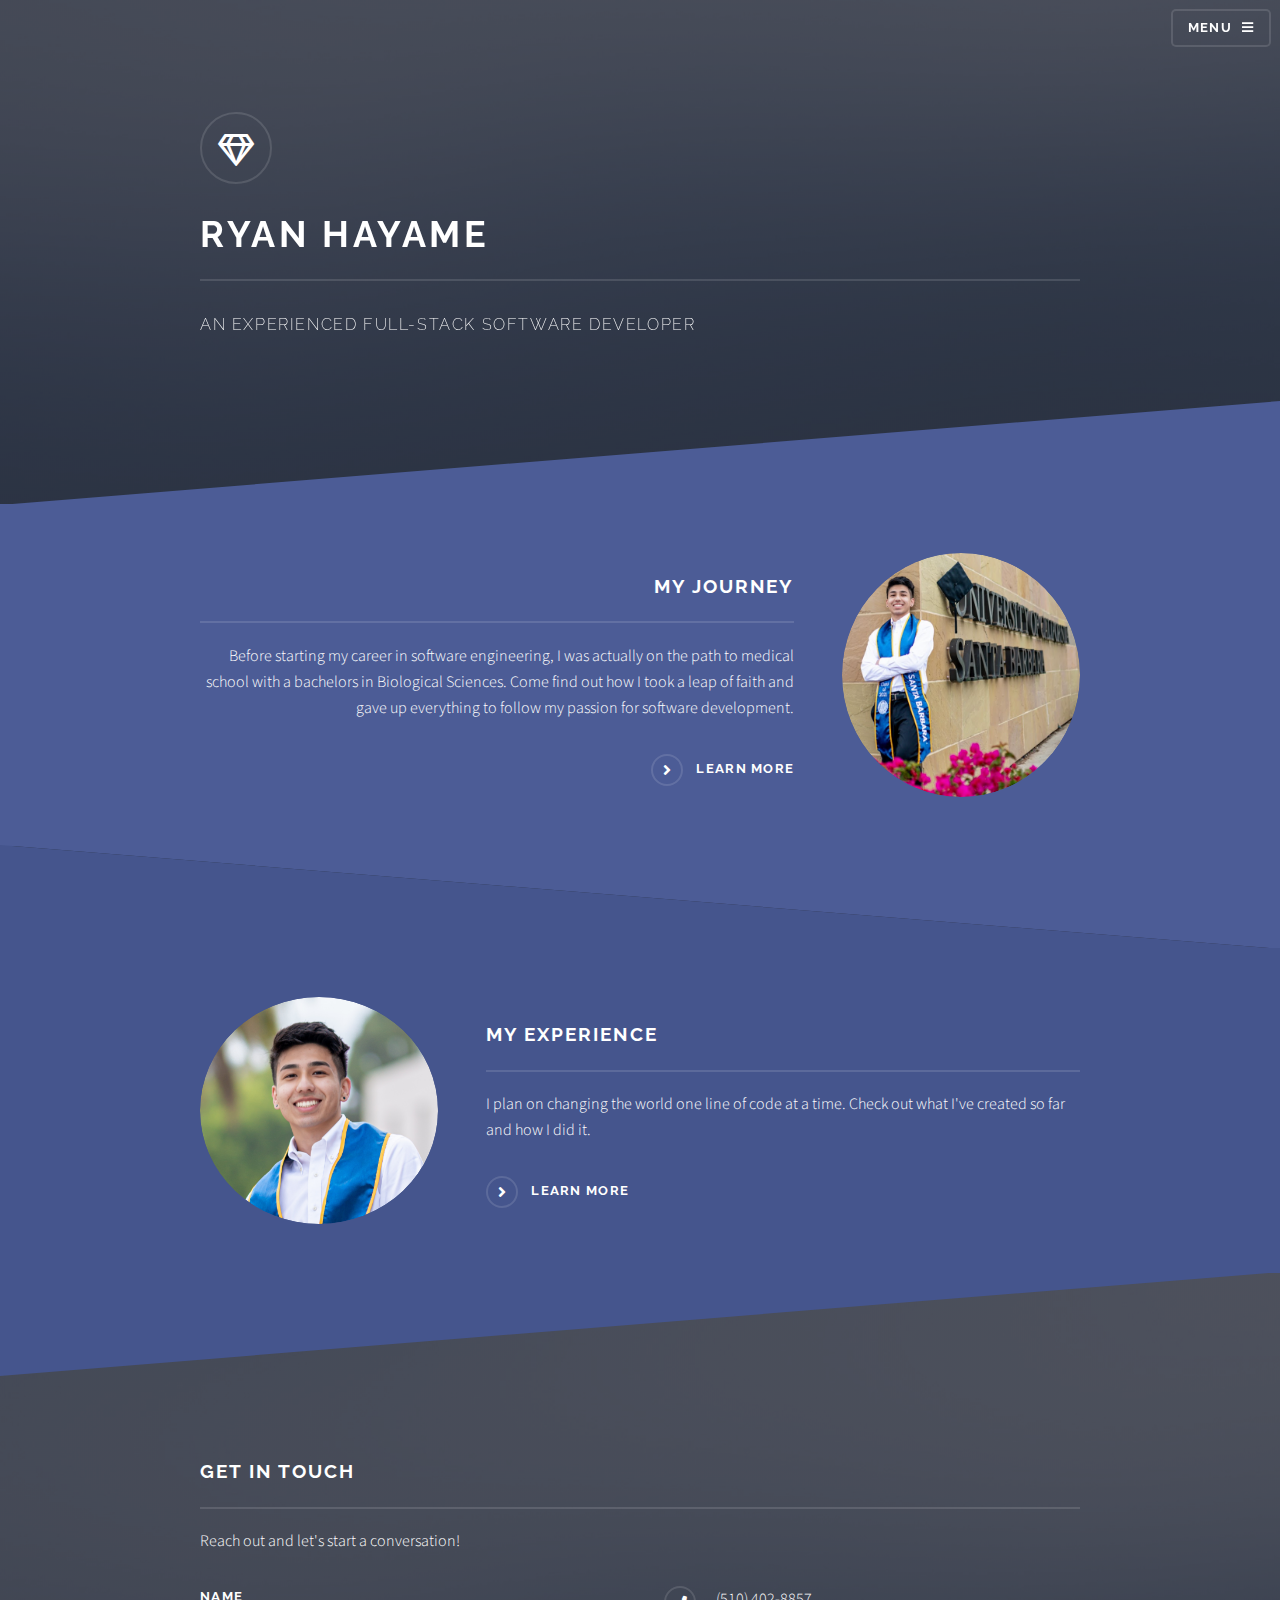
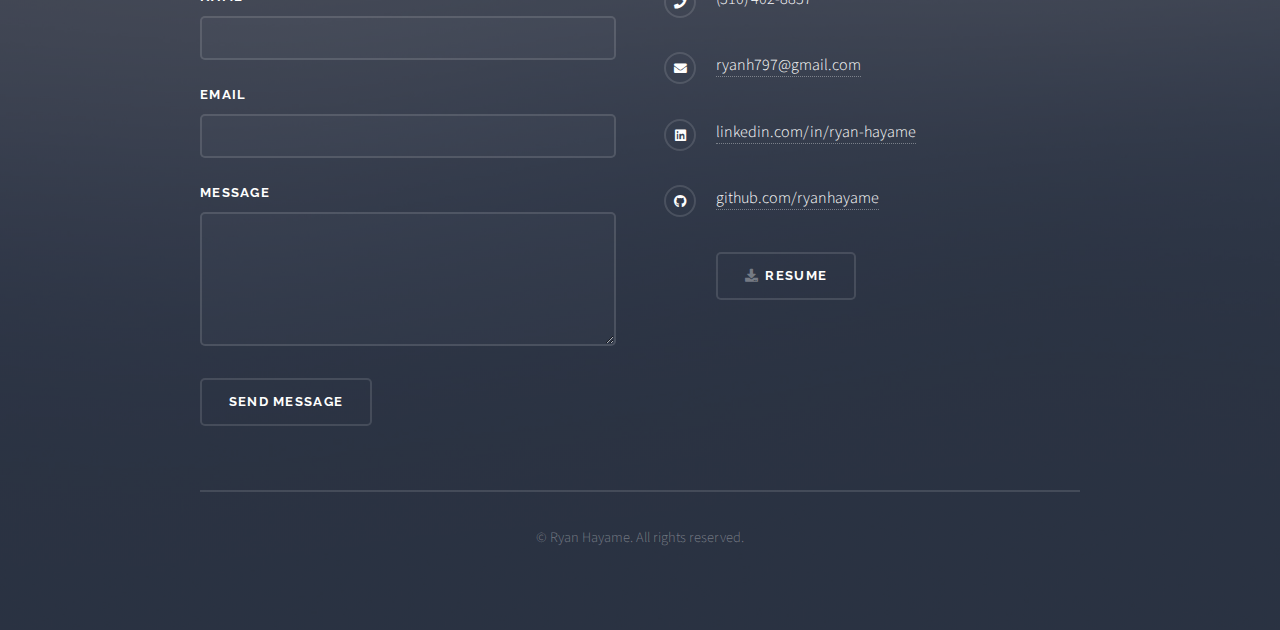
<file: index.html>
<!DOCTYPE HTML>
<html>
	<head>
		<title>Ryan Hayame - Software Developer</title>
		<link rel="icon" type="image/x-icon" href="images/head.png">
		<meta charset="utf-8" />
		<meta name="viewport" content="width=device-width, initial-scale=1, user-scalable=no" />
		<link rel="stylesheet" href="assets/css/main.css" />
		<noscript><link rel="stylesheet" href="assets/css/noscript.css" /></noscript>
	</head>
	<body class="is-preload">

		<!-- Page Wrapper -->
			<div id="page-wrapper">

				<!-- Header -->
					<header id="header" class="alt">
						<h1><a href="index.html">Ryan Hayame</a></h1>
						<nav>
							<a href="#menu">Menu</a>
						</nav>
					</header>

				<!-- Menu -->
					<nav id="menu">
						<div class="inner">
							<h2>Menu</h2>
							<ul class="links">
								<li><a href="index.html">Home</a></li>
								<li><a href="journey.html">My Journey</a></li>
								<li><a href="experience.html">My Experience</a></li>
							</ul>
							<a href="#" class="close">Close</a>
						</div>
					</nav>

				<!-- Banner -->
					<section id="banner">
						<div class="inner">
							<div class="logo"><span class="icon fa-gem"></span></div>
							<h2>Ryan Hayame</h2>
							<p>An experienced full-stack software developer</p>
						</div>
					</section>

				<!-- Wrapper -->
					<section id="wrapper">

						<!-- One -->
							<section id="one" class="wrapper spotlight style1">
								<div class="inner">
									<a href="journey.html" class="image"><img src="images/grad-pic.png" alt="" /></a>
									<div class="content">
										<h2 class="major">My Journey</h2>
										<p>Before starting my career in software engineering, I was actually on the path to medical school with a bachelors in Biological Sciences. Come find out how I took a leap of faith and gave up everything to follow my passion for software development.</p>
										<a href="journey.html" class="special">Learn more</a>
									</div>
								</div>
							</section>

						<!-- Two -->
							<section id="two" class="wrapper alt spotlight style2">
								<div class="inner">
									<a href="experience.html" class="image"><img src="images/head.png" alt="" /></a>
									<div class="content">
										<h2 class="major">My Experience</h2>
										<p>I plan on changing the world one line of code at a time. Check out what I've created so far and how I did it.</p>
										<a href="experience.html" class="special">Learn more</a>
									</div>
								</div>
							</section>

						<!-- Three 
							<section id="three" class="wrapper spotlight style3">
								<div class="inner">
									<a href="#" class="image"><img src="images/pic03.jpg" alt="" /></a>
									<div class="content">
										<h2 class="major">More About Me</h2>
										<p>Lorem ipsum dolor sit amet, etiam lorem adipiscing elit. Cras turpis ante, nullam sit amet turpis non, sollicitudin posuere urna. Mauris id tellus arcu. Nunc vehicula id nulla dignissim dapibus. Nullam ultrices, neque et faucibus viverra, ex nulla cursus.</p>
										<a href="#" class="special">Learn more</a>
									</div>
								</div>
							</section>
						-->

					</section>

				<!-- Footer -->
					<section id="footer">
						<div class="inner">
							<h2 class="major">Get in touch</h2>
							<p>Reach out and let's start a conversation!</p>
							<form method="post" action="https://formspree.io/f/xwkzveyz">
								<div class="fields">
									<div class="field">
										<label for="name">Name</label>
										<input type="text" name="name" id="name" required/>
									</div>
									<div class="field">
										<label for="email">Email</label>
										<input type="email" name="email" id="email" required/>
									</div>
									<div class="field">
										<label for="message">Message</label>
										<textarea name="message" id="message" rows="4" required></textarea>
									</div>
								</div>
								<ul class="actions">
									<li><input type="submit" value="Send Message" /></li>
								</ul>
							</form>
							<ul class="contact">
								<li class="icon solid fa-phone">(510) 402-8857</li>
								<li class="icon solid fa-envelope"><a href="mailto:ryanh797@gmail.com">ryanh797@gmail.com</a></li>
								<li class="icon brands fa-linkedin"><a href="https://www.linkedin.com/in/ryan-hayame/" target="_blank">linkedin.com/in/ryan-hayame</a></li>
								<li class="icon brands fa-github"><a href="https://github.com/ryanhayame" target="_blank">github.com/ryanhayame</a></li>
								<li class="resumebtn"><a href="https://drive.google.com/file/d/1TxNh42Q2EYzd2pExA_s_Y3XsF_06Z417/view?usp=sharing" target="_blank" class="button icon solid fa-download" style="min-width: 110px;">Resume</a></li>
							</ul>
							<ul class="copyright">
								<li>&copy; Ryan Hayame. All rights reserved.</li>
							</ul>
						</div>
					</section>

			</div>

		<!-- Scripts -->
			<script src="assets/js/jquery.min.js"></script>
			<script src="assets/js/jquery.scrollex.min.js"></script>
			<script src="assets/js/browser.min.js"></script>
			<script src="assets/js/breakpoints.min.js"></script>
			<script src="assets/js/util.js"></script>
			<script src="assets/js/main.js"></script>

	</body>
</html>
</file>
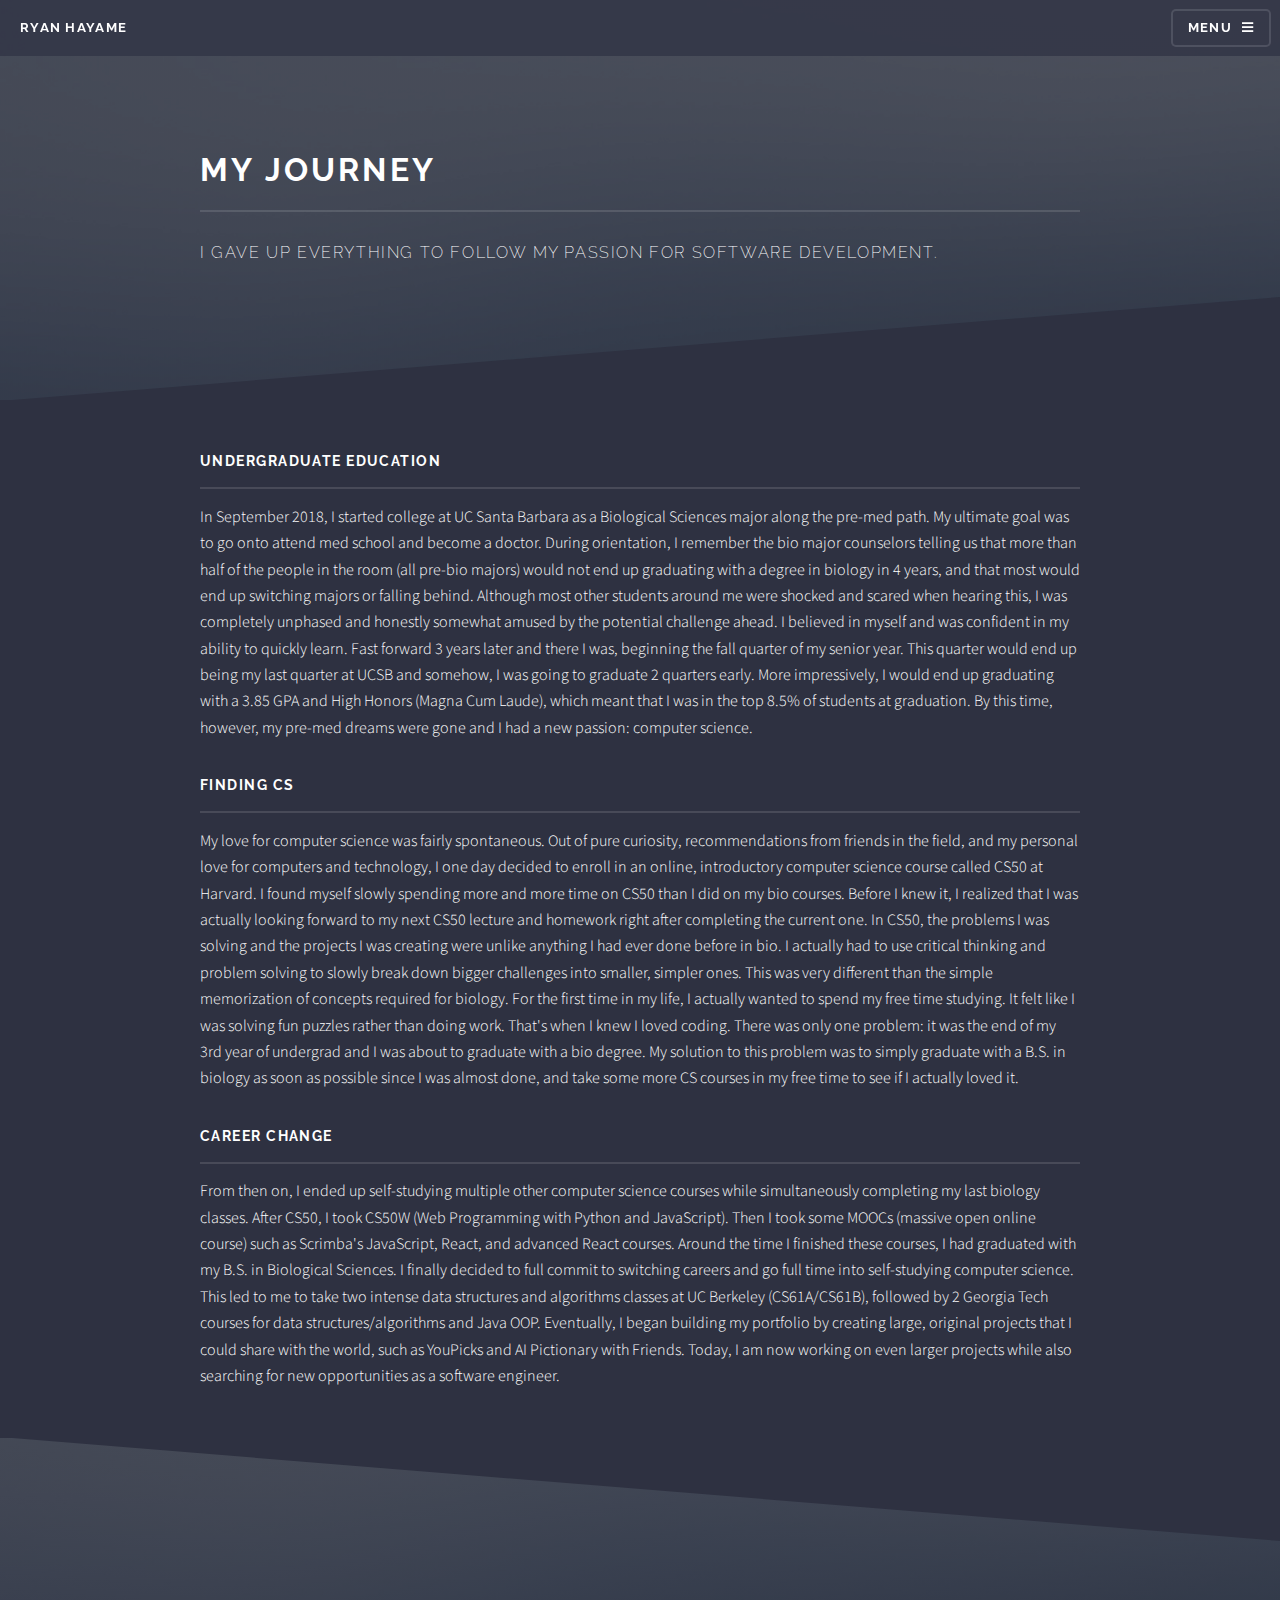
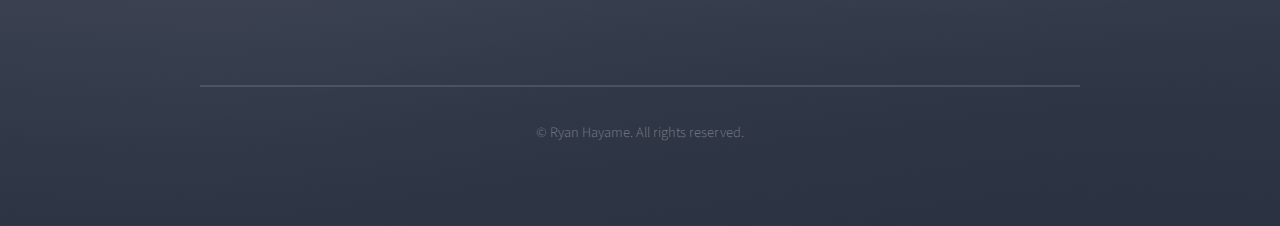
<file: journey.html>
<!DOCTYPE HTML>

<html>
	<head>
		<title>My Journey</title>
		<link rel="icon" type="image/x-icon" href="images/head.png">
		<meta charset="utf-8" />
		<meta name="viewport" content="width=device-width, initial-scale=1, user-scalable=no" />
		<link rel="stylesheet" href="assets/css/main.css" />
		<noscript><link rel="stylesheet" href="assets/css/noscript.css" /></noscript>
	</head>
	<body class="is-preload">

		<!-- Page Wrapper -->
			<div id="page-wrapper">

				<!-- Header -->
					<header id="header">
						<h1><a href="index.html">Ryan Hayame</a></h1>
						<nav>
							<a href="#menu">Menu</a>
						</nav>
					</header>

				<!-- Menu -->
					<nav id="menu">
						<div class="inner">
							<h2>Menu</h2>
							<ul class="links">
								<li><a href="index.html">Home</a></li>
								<li><a href="journey.html">My Journey</a></li>
								<li><a href="experience.html">My Experience</a></li>
							</ul>
							<a href="#" class="close">Close</a>
						</div>
					</nav>

				<!-- Wrapper -->
					<section id="wrapper">
						<header>
							<div class="inner">
								<h2>My Journey</h2>
								<p>I gave up everything to follow my passion for software development.</p>
							</div>
						</header>

						<!-- Content -->
							<div class="wrapper">
								<div class="inner">

									<h3 class="major">Undergraduate Education</h3>
									<p>
										In September 2018, I started college at UC Santa Barbara as a Biological Sciences major along the pre-med path.
										My ultimate goal was to go onto attend med school and become a doctor.
										During orientation, I remember the bio major counselors telling us that more than half of the people in the room (all pre-bio majors) would not end up graduating with a degree in biology in 4 years, and that most would end up switching majors or falling behind.
										Although most other students around me were shocked and scared when hearing this, I was completely unphased and honestly somewhat amused by the potential challenge ahead.
										I believed in myself and was confident in my ability to quickly learn.
										Fast forward 3 years later and there I was, beginning the fall quarter of my senior year.
										This quarter would end up being my last quarter at UCSB and somehow, I was going to graduate 2 quarters early.
										More impressively, I would end up graduating with a 3.85 GPA and High Honors (Magna Cum Laude), which meant that I was in the top 8.5% of students at graduation.
										By this time, however, my pre-med dreams were gone and I had a new passion: computer science.
									</p>

									<h3 class="major">Finding CS</h3>
									<p>
										My love for computer science was fairly spontaneous. 
										Out of pure curiosity, recommendations from friends in the field, and my personal love for computers and technology, I one day decided to enroll in an online, introductory computer science course called CS50 at Harvard.
										I found myself slowly spending more and more time on CS50 than I did on my bio courses.
										Before I knew it, I realized that I was actually looking forward to my next CS50 lecture and homework right after completing the current one. 
										In CS50, the problems I was solving and the projects I was creating were unlike anything I had ever done before in bio. 
										I actually had to use critical thinking and problem solving to slowly break down bigger challenges into smaller, simpler ones. 
										This was very different than the simple memorization of concepts required for biology. 
										For the first time in my life, I actually wanted to spend my free time studying. 
										It felt like I was solving fun puzzles rather than doing work. 
										That's when I knew I loved coding.
										There was only one problem: it was the end of my 3rd year of undergrad and I was about to graduate with a bio degree.
										My solution to this problem was to simply graduate with a B.S. in biology as soon as possible since I was almost done, and take some more CS courses in my free time to see if I actually loved it.
									</p>

									<h3 class="major">Career Change</h3>
									<p>
										From then on, I ended up self-studying multiple other computer science courses while simultaneously completing my last biology classes. 
										After CS50, I took CS50W (Web Programming with Python and JavaScript).
										Then I took some MOOCs (massive open online course) such as Scrimba's JavaScript, React, and advanced React courses.
										Around the time I finished these courses, I had graduated with my B.S. in Biological Sciences.
										I finally decided to full commit to switching careers and go full time into self-studying computer science.
										This led to me to take two intense data structures and algorithms classes at UC Berkeley (CS61A/CS61B), followed by 2 Georgia Tech courses for data structures/algorithms and Java OOP.
										Eventually, I began building my portfolio by creating large, original projects that I could share with the world, such as YouPicks and AI Pictionary with Friends. 
										Today, I am now working on even larger projects while also searching for new opportunities as a software engineer.
									</p>

									<!--
									<section class="features">
										<article>
											<a href="#" class="image"><img src="images/pic04.jpg" alt="" /></a>
											<h3 class="major">Sed feugiat lorem</h3>
											<p>Lorem ipsum dolor sit amet, consectetur adipiscing vehicula id nulla dignissim dapibus ultrices.</p>
											<a href="#" class="special">Learn more</a>
										</article>
										<article>
											<a href="#" class="image"><img src="images/pic05.jpg" alt="" /></a>
											<h3 class="major">Nisl placerat</h3>
											<p>Lorem ipsum dolor sit amet, consectetur adipiscing vehicula id nulla dignissim dapibus ultrices.</p>
											<a href="#" class="special">Learn more</a>
										</article>
									</section>
									-->

								</div>
							</div>

					</section>

				<!-- Footer -->
					<section id="footer">
						<div class="inner">
							<ul class="copyright">
								<li>&copy; Ryan Hayame. All rights reserved.</li>
							</ul>
						</div>
					</section>
			</div>

		<!-- Scripts -->
			<script src="assets/js/jquery.min.js"></script>
			<script src="assets/js/jquery.scrollex.min.js"></script>
			<script src="assets/js/browser.min.js"></script>
			<script src="assets/js/breakpoints.min.js"></script>
			<script src="assets/js/util.js"></script>
			<script src="assets/js/main.js"></script>

	</body>
</html>
</file>
<file: assets/css/noscript.css>
/*
	Solid State by HTML5 UP
	html5up.net | @ajlkn
	Free for personal and commercial use under the CCA 3.0 license (html5up.net/license)
*/

/* Banner */

	body.is-preload #banner .logo {
		-moz-transform: none;
		-webkit-transform: none;
		-ms-transform: none;
		transform: none;
		opacity: 1;
	}

	body.is-preload #banner h2 {
		opacity: 1;
		-moz-transform: none;
		-webkit-transform: none;
		-ms-transform: none;
		transform: none;
		-moz-filter: none;
		-webkit-filter: none;
		-ms-filter: none;
		filter: none;
	}

	body.is-preload #banner p {
		opacity: 01;
		-moz-transform: none;
		-webkit-transform: none;
		-ms-transform: none;
		transform: none;
		-moz-filter: none;
		-webkit-filter: none;
		-ms-filter: none;
		filter: none;
	}
</file>
<file: assets/css/main.css>
@import url(fontawesome-all.min.css);
@import url("https://fonts.googleapis.com/css?family=Raleway:200,700|Source+Sans+Pro:300,600,300italic,600italic");

/*
	Solid State by HTML5 UP
	html5up.net | @ajlkn
	Free for personal and commercial use under the CCA 3.0 license (html5up.net/license)
*/

html, body, div, span, applet, object,
iframe, h1, h2, h3, h4, h5, h6, p, blockquote,
pre, a, abbr, acronym, address, big, cite,
code, del, dfn, em, img, ins, kbd, q, s, samp,
small, strike, strong, sub, sup, tt, var, b,
u, i, center, dl, dt, dd, ol, ul, li, fieldset,
form, label, legend, table, caption, tbody,
tfoot, thead, tr, th, td, article, aside,
canvas, details, embed, figure, figcaption,
footer, header, hgroup, menu, nav, output, ruby,
section, summary, time, mark, audio, video {
	margin: 0;
	padding: 0;
	border: 0;
	font-size: 100%;
	font: inherit;
	vertical-align: baseline;}

article, aside, details, figcaption, figure,
footer, header, hgroup, menu, nav, section {
	display: block;}

body {
	line-height: 1;
}

ol, ul {
	list-style: none;
}

blockquote, q {
	quotes: none;
}

	blockquote:before, blockquote:after, q:before, q:after {
		content: '';
		content: none;
	}

table {
	border-collapse: collapse;
	border-spacing: 0;
}

body {
	-webkit-text-size-adjust: none;
}

mark {
	background-color: transparent;
	color: inherit;
}

input::-moz-focus-inner {
	border: 0;
	padding: 0;
}

input, select, textarea {
	-moz-appearance: none;
	-webkit-appearance: none;
	-ms-appearance: none;
	appearance: none;
}

/* Basic */

	@-ms-viewport {
		width: device-width;
	}

	body {
		-ms-overflow-style: scrollbar;
	}

	@media screen and (max-width: 480px) {

		html, body {
			min-width: 320px;
		}

	}

	html {
		box-sizing: border-box;
	}

	*, *:before, *:after {
		box-sizing: inherit;
	}

	body {
		background-color: #2e3141;
		background-image: linear-gradient(to top, rgba(46, 49, 65, 0.8), rgba(46, 49, 65, 0.8)), url("../../images/bg.jpg");
		background-size: auto,
 cover;
		background-attachment: fixed,
 fixed;
		background-position: center,
 center;
	}

		body.is-preload *, body.is-preload *:before, body.is-preload *:after {
			-moz-animation: none !important;
			-webkit-animation: none !important;
			-ms-animation: none !important;
			animation: none !important;
			-moz-transition: none !important;
			-webkit-transition: none !important;
			-ms-transition: none !important;
			transition: none !important;
		}

/* Type */

	body, input, select, textarea {
		color: #ffffff;
		font-family: "Source Sans Pro", Helvetica, sans-serif;
		font-size: 16.5pt;
		font-weight: 300;
		line-height: 1.65;
	}

		@media screen and (max-width: 1680px) {

			body, input, select, textarea {
				font-size: 13pt;
			}

		}

		@media screen and (max-width: 1280px) {

			body, input, select, textarea {
				font-size: 12pt;
			}

		}

		@media screen and (max-width: 980px) {

			body, input, select, textarea {
				font-size: 12pt;
			}

		}

		@media screen and (max-width: 736px) {

			body, input, select, textarea {
				font-size: 12pt;
			}

		}

		@media screen and (max-width: 480px) {

			body, input, select, textarea {
				font-size: 12pt;
			}

		}

	a {
		-moz-transition: color 0.2s ease-in-out, border-bottom-color 0.2s ease-in-out;
		-webkit-transition: color 0.2s ease-in-out, border-bottom-color 0.2s ease-in-out;
		-ms-transition: color 0.2s ease-in-out, border-bottom-color 0.2s ease-in-out;
		transition: color 0.2s ease-in-out, border-bottom-color 0.2s ease-in-out;
		border-bottom: dotted 1px rgba(255, 255, 255, 0.35);
		color: #ffffff;
		text-decoration: none;
	}

		a:hover {
			border-bottom-color: transparent;
			color: #ffffff !important;
		}

		a.special:not(.button) {
			text-decoration: none;
			border-bottom: 0;
			display: block;
			font-family: Raleway, Helvetica, sans-serif;
			font-size: 0.8em;
			font-weight: 700;
			letter-spacing: 0.1em;
			margin: 0 0 2em 0;
			text-transform: uppercase;
		}

			a.special:not(.button):before {
				-moz-osx-font-smoothing: grayscale;
				-webkit-font-smoothing: antialiased;
				display: inline-block;
				font-style: normal;
				font-variant: normal;
				text-rendering: auto;
				line-height: 1;
				text-transform: none !important;
				font-family: 'Font Awesome 5 Free';
				font-weight: 900;
			}

			a.special:not(.button):before {
				-moz-transition: background-color 0.2s ease-in-out;
				-webkit-transition: background-color 0.2s ease-in-out;
				-ms-transition: background-color 0.2s ease-in-out;
				transition: background-color 0.2s ease-in-out;
				border-radius: 100%;
				border: solid 2px rgba(255, 255, 255, 0.125);
				content: '\f105';
				display: inline-block;
				font-size: 1.25em;
				height: 2em;
				line-height: 1.75em;
				margin-right: 0.85em;
				text-align: center;
				text-indent: 0.15em;
				vertical-align: middle;
				width: 2em;
			}

			a.special:not(.button):hover:before {
				background-color: rgba(255, 255, 255, 0.025);
			}

			a.special:not(.button):active:before {
				background-color: rgba(255, 255, 255, 0.075);
			}

	strong, b {
		color: #ffffff;
		font-weight: 600;
	}

	em, i {
		font-style: italic;
	}

	p {
		margin: 0 0 2em 0;
	}

	h1, h2, h3, h4, h5, h6 {
		color: #ffffff;
		font-family: Raleway, Helvetica, sans-serif;
		font-weight: 700;
		letter-spacing: 0.1em;
		margin: 0 0 1em 0;
		text-transform: uppercase;
	}

		h1 a, h2 a, h3 a, h4 a, h5 a, h6 a {
			color: inherit;
			text-decoration: none;
			border-bottom: 0;
		}

		h1 span, h2 span, h3 span, h4 span, h5 span, h6 span {
			font-weight: 200;
		}

		h1.major, h2.major, h3.major, h4.major, h5.major, h6.major {
			padding-bottom: 1em;
			border-bottom: solid 2px rgba(255, 255, 255, 0.125);
		}

	h2 {
		font-size: 1.2em;
	}

	h3 {
		font-size: 0.9em;
	}

	h4 {
		font-size: 0.7em;
	}

	h5 {
		font-size: 0.7em;
	}

	h6 {
		font-size: 0.7em;
	}

	@media screen and (max-width: 736px) {

		h2 {
			font-size: 1em;
		}

		h3 {
			font-size: 0.8em;
		}

	}

	sub {
		font-size: 0.8em;
		position: relative;
		top: 0.5em;
	}

	sup {
		font-size: 0.8em;
		position: relative;
		top: -0.5em;
	}

	blockquote {
		border-left: solid 4px rgba(255, 255, 255, 0.125);
		font-style: italic;
		margin: 0 0 2em 0;
		padding: 0.5em 0 0.5em 2em;
	}

	code {
		background: rgba(255, 255, 255, 0.025);
		border-radius: 5px;
		border: solid 2px rgba(255, 255, 255, 0.125);
		font-family: "Courier New", monospace;
		font-size: 0.9em;
		margin: 0 0.25em;
		padding: 0.25em 0.65em;
	}

	pre {
		-webkit-overflow-scrolling: touch;
		font-family: "Courier New", monospace;
		font-size: 0.9em;
		margin: 0 0 2em 0;
	}

		pre code {
			display: block;
			line-height: 1.75em;
			padding: 1em 1.5em;
			overflow-x: auto;
		}

	hr {
		border: 0;
		border-bottom: solid 2px rgba(255, 255, 255, 0.125);
		margin: 2.5em 0;
	}

		hr.major {
			margin: 4em 0;
		}

	.align-left {
		text-align: left;
	}

	.align-center {
		text-align: center;
	}

	.align-right {
		text-align: right;
	}

/* Row */

	.row {
		display: flex;
		flex-wrap: wrap;
		box-sizing: border-box;
		align-items: stretch;
	}

		.row > * {
			box-sizing: border-box;
		}

		.row.gtr-uniform > * > :last-child {
			margin-bottom: 0;
		}

		.row.aln-left {
			justify-content: flex-start;
		}

		.row.aln-center {
			justify-content: center;
		}

		.row.aln-right {
			justify-content: flex-end;
		}

		.row.aln-top {
			align-items: flex-start;
		}

		.row.aln-middle {
			align-items: center;
		}

		.row.aln-bottom {
			align-items: flex-end;
		}

		.row > .imp {
			order: -1;
		}

		.row > .col-1 {
			width: 8.33333%;
		}

		.row > .off-1 {
			margin-left: 8.33333%;
		}

		.row > .col-2 {
			width: 16.66667%;
		}

		.row > .off-2 {
			margin-left: 16.66667%;
		}

		.row > .col-3 {
			width: 25%;
		}

		.row > .off-3 {
			margin-left: 25%;
		}

		.row > .col-4 {
			width: 33.33333%;
		}

		.row > .off-4 {
			margin-left: 33.33333%;
		}

		.row > .col-5 {
			width: 41.66667%;
		}

		.row > .off-5 {
			margin-left: 41.66667%;
		}

		.row > .col-6 {
			width: 50%;
		}

		.row > .off-6 {
			margin-left: 50%;
		}

		.row > .col-7 {
			width: 58.33333%;
		}

		.row > .off-7 {
			margin-left: 58.33333%;
		}

		.row > .col-8 {
			width: 66.66667%;
		}

		.row > .off-8 {
			margin-left: 66.66667%;
		}

		.row > .col-9 {
			width: 75%;
		}

		.row > .off-9 {
			margin-left: 75%;
		}

		.row > .col-10 {
			width: 83.33333%;
		}

		.row > .off-10 {
			margin-left: 83.33333%;
		}

		.row > .col-11 {
			width: 91.66667%;
		}

		.row > .off-11 {
			margin-left: 91.66667%;
		}

		.row > .col-12 {
			width: 100%;
		}

		.row > .off-12 {
			margin-left: 100%;
		}

		.row.gtr-0 {
			margin-top: 0;
			margin-left: 0em;
		}

			.row.gtr-0 > * {
				padding: 0 0 0 0em;
			}

			.row.gtr-0.gtr-uniform {
				margin-top: 0em;
			}

				.row.gtr-0.gtr-uniform > * {
					padding-top: 0em;
				}

		.row.gtr-25 {
			margin-top: 0;
			margin-left: -0.4375em;
		}

			.row.gtr-25 > * {
				padding: 0 0 0 0.4375em;
			}

			.row.gtr-25.gtr-uniform {
				margin-top: -0.4375em;
			}

				.row.gtr-25.gtr-uniform > * {
					padding-top: 0.4375em;
				}

		.row.gtr-50 {
			margin-top: 0;
			margin-left: -0.875em;
		}

			.row.gtr-50 > * {
				padding: 0 0 0 0.875em;
			}

			.row.gtr-50.gtr-uniform {
				margin-top: -0.875em;
			}

				.row.gtr-50.gtr-uniform > * {
					padding-top: 0.875em;
				}

		.row {
			margin-top: 0;
			margin-left: -1.75em;
		}

			.row > * {
				padding: 0 0 0 1.75em;
			}

			.row.gtr-uniform {
				margin-top: -1.75em;
			}

				.row.gtr-uniform > * {
					padding-top: 1.75em;
				}

		.row.gtr-150 {
			margin-top: 0;
			margin-left: -2.625em;
		}

			.row.gtr-150 > * {
				padding: 0 0 0 2.625em;
			}

			.row.gtr-150.gtr-uniform {
				margin-top: -2.625em;
			}

				.row.gtr-150.gtr-uniform > * {
					padding-top: 2.625em;
				}

		.row.gtr-200 {
			margin-top: 0;
			margin-left: -3.5em;
		}

			.row.gtr-200 > * {
				padding: 0 0 0 3.5em;
			}

			.row.gtr-200.gtr-uniform {
				margin-top: -3.5em;
			}

				.row.gtr-200.gtr-uniform > * {
					padding-top: 3.5em;
				}

		@media screen and (max-width: 1680px) {

			.row {
				display: flex;
				flex-wrap: wrap;
				box-sizing: border-box;
				align-items: stretch;
			}

				.row > * {
					box-sizing: border-box;
				}

				.row.gtr-uniform > * > :last-child {
					margin-bottom: 0;
				}

				.row.aln-left {
					justify-content: flex-start;
				}

				.row.aln-center {
					justify-content: center;
				}

				.row.aln-right {
					justify-content: flex-end;
				}

				.row.aln-top {
					align-items: flex-start;
				}

				.row.aln-middle {
					align-items: center;
				}

				.row.aln-bottom {
					align-items: flex-end;
				}

				.row > .imp-xlarge {
					order: -1;
				}

				.row > .col-1-xlarge {
					width: 8.33333%;
				}

				.row > .off-1-xlarge {
					margin-left: 8.33333%;
				}

				.row > .col-2-xlarge {
					width: 16.66667%;
				}

				.row > .off-2-xlarge {
					margin-left: 16.66667%;
				}

				.row > .col-3-xlarge {
					width: 25%;
				}

				.row > .off-3-xlarge {
					margin-left: 25%;
				}

				.row > .col-4-xlarge {
					width: 33.33333%;
				}

				.row > .off-4-xlarge {
					margin-left: 33.33333%;
				}

				.row > .col-5-xlarge {
					width: 41.66667%;
				}

				.row > .off-5-xlarge {
					margin-left: 41.66667%;
				}

				.row > .col-6-xlarge {
					width: 50%;
				}

				.row > .off-6-xlarge {
					margin-left: 50%;
				}

				.row > .col-7-xlarge {
					width: 58.33333%;
				}

				.row > .off-7-xlarge {
					margin-left: 58.33333%;
				}

				.row > .col-8-xlarge {
					width: 66.66667%;
				}

				.row > .off-8-xlarge {
					margin-left: 66.66667%;
				}

				.row > .col-9-xlarge {
					width: 75%;
				}

				.row > .off-9-xlarge {
					margin-left: 75%;
				}

				.row > .col-10-xlarge {
					width: 83.33333%;
				}

				.row > .off-10-xlarge {
					margin-left: 83.33333%;
				}

				.row > .col-11-xlarge {
					width: 91.66667%;
				}

				.row > .off-11-xlarge {
					margin-left: 91.66667%;
				}

				.row > .col-12-xlarge {
					width: 100%;
				}

				.row > .off-12-xlarge {
					margin-left: 100%;
				}

				.row.gtr-0 {
					margin-top: 0;
					margin-left: 0em;
				}

					.row.gtr-0 > * {
						padding: 0 0 0 0em;
					}

					.row.gtr-0.gtr-uniform {
						margin-top: 0em;
					}

						.row.gtr-0.gtr-uniform > * {
							padding-top: 0em;
						}

				.row.gtr-25 {
					margin-top: 0;
					margin-left: -0.4375em;
				}

					.row.gtr-25 > * {
						padding: 0 0 0 0.4375em;
					}

					.row.gtr-25.gtr-uniform {
						margin-top: -0.4375em;
					}

						.row.gtr-25.gtr-uniform > * {
							padding-top: 0.4375em;
						}

				.row.gtr-50 {
					margin-top: 0;
					margin-left: -0.875em;
				}

					.row.gtr-50 > * {
						padding: 0 0 0 0.875em;
					}

					.row.gtr-50.gtr-uniform {
						margin-top: -0.875em;
					}

						.row.gtr-50.gtr-uniform > * {
							padding-top: 0.875em;
						}

				.row {
					margin-top: 0;
					margin-left: -1.75em;
				}

					.row > * {
						padding: 0 0 0 1.75em;
					}

					.row.gtr-uniform {
						margin-top: -1.75em;
					}

						.row.gtr-uniform > * {
							padding-top: 1.75em;
						}

				.row.gtr-150 {
					margin-top: 0;
					margin-left: -2.625em;
				}

					.row.gtr-150 > * {
						padding: 0 0 0 2.625em;
					}

					.row.gtr-150.gtr-uniform {
						margin-top: -2.625em;
					}

						.row.gtr-150.gtr-uniform > * {
							padding-top: 2.625em;
						}

				.row.gtr-200 {
					margin-top: 0;
					margin-left: -3.5em;
				}

					.row.gtr-200 > * {
						padding: 0 0 0 3.5em;
					}

					.row.gtr-200.gtr-uniform {
						margin-top: -3.5em;
					}

						.row.gtr-200.gtr-uniform > * {
							padding-top: 3.5em;
						}

		}

		@media screen and (max-width: 1280px) {

			.row {
				display: flex;
				flex-wrap: wrap;
				box-sizing: border-box;
				align-items: stretch;
			}

				.row > * {
					box-sizing: border-box;
				}

				.row.gtr-uniform > * > :last-child {
					margin-bottom: 0;
				}

				.row.aln-left {
					justify-content: flex-start;
				}

				.row.aln-center {
					justify-content: center;
				}

				.row.aln-right {
					justify-content: flex-end;
				}

				.row.aln-top {
					align-items: flex-start;
				}

				.row.aln-middle {
					align-items: center;
				}

				.row.aln-bottom {
					align-items: flex-end;
				}

				.row > .imp-large {
					order: -1;
				}

				.row > .col-1-large {
					width: 8.33333%;
				}

				.row > .off-1-large {
					margin-left: 8.33333%;
				}

				.row > .col-2-large {
					width: 16.66667%;
				}

				.row > .off-2-large {
					margin-left: 16.66667%;
				}

				.row > .col-3-large {
					width: 25%;
				}

				.row > .off-3-large {
					margin-left: 25%;
				}

				.row > .col-4-large {
					width: 33.33333%;
				}

				.row > .off-4-large {
					margin-left: 33.33333%;
				}

				.row > .col-5-large {
					width: 41.66667%;
				}

				.row > .off-5-large {
					margin-left: 41.66667%;
				}

				.row > .col-6-large {
					width: 50%;
				}

				.row > .off-6-large {
					margin-left: 50%;
				}

				.row > .col-7-large {
					width: 58.33333%;
				}

				.row > .off-7-large {
					margin-left: 58.33333%;
				}

				.row > .col-8-large {
					width: 66.66667%;
				}

				.row > .off-8-large {
					margin-left: 66.66667%;
				}

				.row > .col-9-large {
					width: 75%;
				}

				.row > .off-9-large {
					margin-left: 75%;
				}

				.row > .col-10-large {
					width: 83.33333%;
				}

				.row > .off-10-large {
					margin-left: 83.33333%;
				}

				.row > .col-11-large {
					width: 91.66667%;
				}

				.row > .off-11-large {
					margin-left: 91.66667%;
				}

				.row > .col-12-large {
					width: 100%;
				}

				.row > .off-12-large {
					margin-left: 100%;
				}

				.row.gtr-0 {
					margin-top: 0;
					margin-left: 0em;
				}

					.row.gtr-0 > * {
						padding: 0 0 0 0em;
					}

					.row.gtr-0.gtr-uniform {
						margin-top: 0em;
					}

						.row.gtr-0.gtr-uniform > * {
							padding-top: 0em;
						}

				.row.gtr-25 {
					margin-top: 0;
					margin-left: -0.4375em;
				}

					.row.gtr-25 > * {
						padding: 0 0 0 0.4375em;
					}

					.row.gtr-25.gtr-uniform {
						margin-top: -0.4375em;
					}

						.row.gtr-25.gtr-uniform > * {
							padding-top: 0.4375em;
						}

				.row.gtr-50 {
					margin-top: 0;
					margin-left: -0.875em;
				}

					.row.gtr-50 > * {
						padding: 0 0 0 0.875em;
					}

					.row.gtr-50.gtr-uniform {
						margin-top: -0.875em;
					}

						.row.gtr-50.gtr-uniform > * {
							padding-top: 0.875em;
						}

				.row {
					margin-top: 0;
					margin-left: -1.75em;
				}

					.row > * {
						padding: 0 0 0 1.75em;
					}

					.row.gtr-uniform {
						margin-top: -1.75em;
					}

						.row.gtr-uniform > * {
							padding-top: 1.75em;
						}

				.row.gtr-150 {
					margin-top: 0;
					margin-left: -2.625em;
				}

					.row.gtr-150 > * {
						padding: 0 0 0 2.625em;
					}

					.row.gtr-150.gtr-uniform {
						margin-top: -2.625em;
					}

						.row.gtr-150.gtr-uniform > * {
							padding-top: 2.625em;
						}

				.row.gtr-200 {
					margin-top: 0;
					margin-left: -3.5em;
				}

					.row.gtr-200 > * {
						padding: 0 0 0 3.5em;
					}

					.row.gtr-200.gtr-uniform {
						margin-top: -3.5em;
					}

						.row.gtr-200.gtr-uniform > * {
							padding-top: 3.5em;
						}

		}

		@media screen and (max-width: 980px) {

			.row {
				display: flex;
				flex-wrap: wrap;
				box-sizing: border-box;
				align-items: stretch;
			}

				.row > * {
					box-sizing: border-box;
				}

				.row.gtr-uniform > * > :last-child {
					margin-bottom: 0;
				}

				.row.aln-left {
					justify-content: flex-start;
				}

				.row.aln-center {
					justify-content: center;
				}

				.row.aln-right {
					justify-content: flex-end;
				}

				.row.aln-top {
					align-items: flex-start;
				}

				.row.aln-middle {
					align-items: center;
				}

				.row.aln-bottom {
					align-items: flex-end;
				}

				.row > .imp-medium {
					order: -1;
				}

				.row > .col-1-medium {
					width: 8.33333%;
				}

				.row > .off-1-medium {
					margin-left: 8.33333%;
				}

				.row > .col-2-medium {
					width: 16.66667%;
				}

				.row > .off-2-medium {
					margin-left: 16.66667%;
				}

				.row > .col-3-medium {
					width: 25%;
				}

				.row > .off-3-medium {
					margin-left: 25%;
				}

				.row > .col-4-medium {
					width: 33.33333%;
				}

				.row > .off-4-medium {
					margin-left: 33.33333%;
				}

				.row > .col-5-medium {
					width: 41.66667%;
				}

				.row > .off-5-medium {
					margin-left: 41.66667%;
				}

				.row > .col-6-medium {
					width: 50%;
				}

				.row > .off-6-medium {
					margin-left: 50%;
				}

				.row > .col-7-medium {
					width: 58.33333%;
				}

				.row > .off-7-medium {
					margin-left: 58.33333%;
				}

				.row > .col-8-medium {
					width: 66.66667%;
				}

				.row > .off-8-medium {
					margin-left: 66.66667%;
				}

				.row > .col-9-medium {
					width: 75%;
				}

				.row > .off-9-medium {
					margin-left: 75%;
				}

				.row > .col-10-medium {
					width: 83.33333%;
				}

				.row > .off-10-medium {
					margin-left: 83.33333%;
				}

				.row > .col-11-medium {
					width: 91.66667%;
				}

				.row > .off-11-medium {
					margin-left: 91.66667%;
				}

				.row > .col-12-medium {
					width: 100%;
				}

				.row > .off-12-medium {
					margin-left: 100%;
				}

				.row.gtr-0 {
					margin-top: 0;
					margin-left: 0em;
				}

					.row.gtr-0 > * {
						padding: 0 0 0 0em;
					}

					.row.gtr-0.gtr-uniform {
						margin-top: 0em;
					}

						.row.gtr-0.gtr-uniform > * {
							padding-top: 0em;
						}

				.row.gtr-25 {
					margin-top: 0;
					margin-left: -0.4375em;
				}

					.row.gtr-25 > * {
						padding: 0 0 0 0.4375em;
					}

					.row.gtr-25.gtr-uniform {
						margin-top: -0.4375em;
					}

						.row.gtr-25.gtr-uniform > * {
							padding-top: 0.4375em;
						}

				.row.gtr-50 {
					margin-top: 0;
					margin-left: -0.875em;
				}

					.row.gtr-50 > * {
						padding: 0 0 0 0.875em;
					}

					.row.gtr-50.gtr-uniform {
						margin-top: -0.875em;
					}

						.row.gtr-50.gtr-uniform > * {
							padding-top: 0.875em;
						}

				.row {
					margin-top: 0;
					margin-left: -1.75em;
				}

					.row > * {
						padding: 0 0 0 1.75em;
					}

					.row.gtr-uniform {
						margin-top: -1.75em;
					}

						.row.gtr-uniform > * {
							padding-top: 1.75em;
						}

				.row.gtr-150 {
					margin-top: 0;
					margin-left: -2.625em;
				}

					.row.gtr-150 > * {
						padding: 0 0 0 2.625em;
					}

					.row.gtr-150.gtr-uniform {
						margin-top: -2.625em;
					}

						.row.gtr-150.gtr-uniform > * {
							padding-top: 2.625em;
						}

				.row.gtr-200 {
					margin-top: 0;
					margin-left: -3.5em;
				}

					.row.gtr-200 > * {
						padding: 0 0 0 3.5em;
					}

					.row.gtr-200.gtr-uniform {
						margin-top: -3.5em;
					}

						.row.gtr-200.gtr-uniform > * {
							padding-top: 3.5em;
						}

		}

		@media screen and (max-width: 736px) {

			.row {
				display: flex;
				flex-wrap: wrap;
				box-sizing: border-box;
				align-items: stretch;
			}

				.row > * {
					box-sizing: border-box;
				}

				.row.gtr-uniform > * > :last-child {
					margin-bottom: 0;
				}

				.row.aln-left {
					justify-content: flex-start;
				}

				.row.aln-center {
					justify-content: center;
				}

				.row.aln-right {
					justify-content: flex-end;
				}

				.row.aln-top {
					align-items: flex-start;
				}

				.row.aln-middle {
					align-items: center;
				}

				.row.aln-bottom {
					align-items: flex-end;
				}

				.row > .imp-small {
					order: -1;
				}

				.row > .col-1-small {
					width: 8.33333%;
				}

				.row > .off-1-small {
					margin-left: 8.33333%;
				}

				.row > .col-2-small {
					width: 16.66667%;
				}

				.row > .off-2-small {
					margin-left: 16.66667%;
				}

				.row > .col-3-small {
					width: 25%;
				}

				.row > .off-3-small {
					margin-left: 25%;
				}

				.row > .col-4-small {
					width: 33.33333%;
				}

				.row > .off-4-small {
					margin-left: 33.33333%;
				}

				.row > .col-5-small {
					width: 41.66667%;
				}

				.row > .off-5-small {
					margin-left: 41.66667%;
				}

				.row > .col-6-small {
					width: 50%;
				}

				.row > .off-6-small {
					margin-left: 50%;
				}

				.row > .col-7-small {
					width: 58.33333%;
				}

				.row > .off-7-small {
					margin-left: 58.33333%;
				}

				.row > .col-8-small {
					width: 66.66667%;
				}

				.row > .off-8-small {
					margin-left: 66.66667%;
				}

				.row > .col-9-small {
					width: 75%;
				}

				.row > .off-9-small {
					margin-left: 75%;
				}

				.row > .col-10-small {
					width: 83.33333%;
				}

				.row > .off-10-small {
					margin-left: 83.33333%;
				}

				.row > .col-11-small {
					width: 91.66667%;
				}

				.row > .off-11-small {
					margin-left: 91.66667%;
				}

				.row > .col-12-small {
					width: 100%;
				}

				.row > .off-12-small {
					margin-left: 100%;
				}

				.row.gtr-0 {
					margin-top: 0;
					margin-left: 0em;
				}

					.row.gtr-0 > * {
						padding: 0 0 0 0em;
					}

					.row.gtr-0.gtr-uniform {
						margin-top: 0em;
					}

						.row.gtr-0.gtr-uniform > * {
							padding-top: 0em;
						}

				.row.gtr-25 {
					margin-top: 0;
					margin-left: -0.3125em;
				}

					.row.gtr-25 > * {
						padding: 0 0 0 0.3125em;
					}

					.row.gtr-25.gtr-uniform {
						margin-top: -0.3125em;
					}

						.row.gtr-25.gtr-uniform > * {
							padding-top: 0.3125em;
						}

				.row.gtr-50 {
					margin-top: 0;
					margin-left: -0.625em;
				}

					.row.gtr-50 > * {
						padding: 0 0 0 0.625em;
					}

					.row.gtr-50.gtr-uniform {
						margin-top: -0.625em;
					}

						.row.gtr-50.gtr-uniform > * {
							padding-top: 0.625em;
						}

				.row {
					margin-top: 0;
					margin-left: -1.25em;
				}

					.row > * {
						padding: 0 0 0 1.25em;
					}

					.row.gtr-uniform {
						margin-top: -1.25em;
					}

						.row.gtr-uniform > * {
							padding-top: 1.25em;
						}

				.row.gtr-150 {
					margin-top: 0;
					margin-left: -1.875em;
				}

					.row.gtr-150 > * {
						padding: 0 0 0 1.875em;
					}

					.row.gtr-150.gtr-uniform {
						margin-top: -1.875em;
					}

						.row.gtr-150.gtr-uniform > * {
							padding-top: 1.875em;
						}

				.row.gtr-200 {
					margin-top: 0;
					margin-left: -2.5em;
				}

					.row.gtr-200 > * {
						padding: 0 0 0 2.5em;
					}

					.row.gtr-200.gtr-uniform {
						margin-top: -2.5em;
					}

						.row.gtr-200.gtr-uniform > * {
							padding-top: 2.5em;
						}

		}

		@media screen and (max-width: 480px) {

			.row {
				display: flex;
				flex-wrap: wrap;
				box-sizing: border-box;
				align-items: stretch;
			}

				.row > * {
					box-sizing: border-box;
				}

				.row.gtr-uniform > * > :last-child {
					margin-bottom: 0;
				}

				.row.aln-left {
					justify-content: flex-start;
				}

				.row.aln-center {
					justify-content: center;
				}

				.row.aln-right {
					justify-content: flex-end;
				}

				.row.aln-top {
					align-items: flex-start;
				}

				.row.aln-middle {
					align-items: center;
				}

				.row.aln-bottom {
					align-items: flex-end;
				}

				.row > .imp-xsmall {
					order: -1;
				}

				.row > .col-1-xsmall {
					width: 8.33333%;
				}

				.row > .off-1-xsmall {
					margin-left: 8.33333%;
				}

				.row > .col-2-xsmall {
					width: 16.66667%;
				}

				.row > .off-2-xsmall {
					margin-left: 16.66667%;
				}

				.row > .col-3-xsmall {
					width: 25%;
				}

				.row > .off-3-xsmall {
					margin-left: 25%;
				}

				.row > .col-4-xsmall {
					width: 33.33333%;
				}

				.row > .off-4-xsmall {
					margin-left: 33.33333%;
				}

				.row > .col-5-xsmall {
					width: 41.66667%;
				}

				.row > .off-5-xsmall {
					margin-left: 41.66667%;
				}

				.row > .col-6-xsmall {
					width: 50%;
				}

				.row > .off-6-xsmall {
					margin-left: 50%;
				}

				.row > .col-7-xsmall {
					width: 58.33333%;
				}

				.row > .off-7-xsmall {
					margin-left: 58.33333%;
				}

				.row > .col-8-xsmall {
					width: 66.66667%;
				}

				.row > .off-8-xsmall {
					margin-left: 66.66667%;
				}

				.row > .col-9-xsmall {
					width: 75%;
				}

				.row > .off-9-xsmall {
					margin-left: 75%;
				}

				.row > .col-10-xsmall {
					width: 83.33333%;
				}

				.row > .off-10-xsmall {
					margin-left: 83.33333%;
				}

				.row > .col-11-xsmall {
					width: 91.66667%;
				}

				.row > .off-11-xsmall {
					margin-left: 91.66667%;
				}

				.row > .col-12-xsmall {
					width: 100%;
				}

				.row > .off-12-xsmall {
					margin-left: 100%;
				}

				.row.gtr-0 {
					margin-top: 0;
					margin-left: 0em;
				}

					.row.gtr-0 > * {
						padding: 0 0 0 0em;
					}

					.row.gtr-0.gtr-uniform {
						margin-top: 0em;
					}

						.row.gtr-0.gtr-uniform > * {
							padding-top: 0em;
						}

				.row.gtr-25 {
					margin-top: 0;
					margin-left: -0.3125em;
				}

					.row.gtr-25 > * {
						padding: 0 0 0 0.3125em;
					}

					.row.gtr-25.gtr-uniform {
						margin-top: -0.3125em;
					}

						.row.gtr-25.gtr-uniform > * {
							padding-top: 0.3125em;
						}

				.row.gtr-50 {
					margin-top: 0;
					margin-left: -0.625em;
				}

					.row.gtr-50 > * {
						padding: 0 0 0 0.625em;
					}

					.row.gtr-50.gtr-uniform {
						margin-top: -0.625em;
					}

						.row.gtr-50.gtr-uniform > * {
							padding-top: 0.625em;
						}

				.row {
					margin-top: 0;
					margin-left: -1.25em;
				}

					.row > * {
						padding: 0 0 0 1.25em;
					}

					.row.gtr-uniform {
						margin-top: -1.25em;
					}

						.row.gtr-uniform > * {
							padding-top: 1.25em;
						}

				.row.gtr-150 {
					margin-top: 0;
					margin-left: -1.875em;
				}

					.row.gtr-150 > * {
						padding: 0 0 0 1.875em;
					}

					.row.gtr-150.gtr-uniform {
						margin-top: -1.875em;
					}

						.row.gtr-150.gtr-uniform > * {
							padding-top: 1.875em;
						}

				.row.gtr-200 {
					margin-top: 0;
					margin-left: -2.5em;
				}

					.row.gtr-200 > * {
						padding: 0 0 0 2.5em;
					}

					.row.gtr-200.gtr-uniform {
						margin-top: -2.5em;
					}

						.row.gtr-200.gtr-uniform > * {
							padding-top: 2.5em;
						}

		}

		@media screen and (max-width: 360px) {

			.row {
				display: flex;
				flex-wrap: wrap;
				box-sizing: border-box;
				align-items: stretch;
			}

				.row > * {
					box-sizing: border-box;
				}

				.row.gtr-uniform > * > :last-child {
					margin-bottom: 0;
				}

				.row.aln-left {
					justify-content: flex-start;
				}

				.row.aln-center {
					justify-content: center;
				}

				.row.aln-right {
					justify-content: flex-end;
				}

				.row.aln-top {
					align-items: flex-start;
				}

				.row.aln-middle {
					align-items: center;
				}

				.row.aln-bottom {
					align-items: flex-end;
				}

				.row > .imp-xxsmall {
					order: -1;
				}

				.row > .col-1-xxsmall {
					width: 8.33333%;
				}

				.row > .off-1-xxsmall {
					margin-left: 8.33333%;
				}

				.row > .col-2-xxsmall {
					width: 16.66667%;
				}

				.row > .off-2-xxsmall {
					margin-left: 16.66667%;
				}

				.row > .col-3-xxsmall {
					width: 25%;
				}

				.row > .off-3-xxsmall {
					margin-left: 25%;
				}

				.row > .col-4-xxsmall {
					width: 33.33333%;
				}

				.row > .off-4-xxsmall {
					margin-left: 33.33333%;
				}

				.row > .col-5-xxsmall {
					width: 41.66667%;
				}

				.row > .off-5-xxsmall {
					margin-left: 41.66667%;
				}

				.row > .col-6-xxsmall {
					width: 50%;
				}

				.row > .off-6-xxsmall {
					margin-left: 50%;
				}

				.row > .col-7-xxsmall {
					width: 58.33333%;
				}

				.row > .off-7-xxsmall {
					margin-left: 58.33333%;
				}

				.row > .col-8-xxsmall {
					width: 66.66667%;
				}

				.row > .off-8-xxsmall {
					margin-left: 66.66667%;
				}

				.row > .col-9-xxsmall {
					width: 75%;
				}

				.row > .off-9-xxsmall {
					margin-left: 75%;
				}

				.row > .col-10-xxsmall {
					width: 83.33333%;
				}

				.row > .off-10-xxsmall {
					margin-left: 83.33333%;
				}

				.row > .col-11-xxsmall {
					width: 91.66667%;
				}

				.row > .off-11-xxsmall {
					margin-left: 91.66667%;
				}

				.row > .col-12-xxsmall {
					width: 100%;
				}

				.row > .off-12-xxsmall {
					margin-left: 100%;
				}

				.row.gtr-0 {
					margin-top: 0;
					margin-left: 0em;
				}

					.row.gtr-0 > * {
						padding: 0 0 0 0em;
					}

					.row.gtr-0.gtr-uniform {
						margin-top: 0em;
					}

						.row.gtr-0.gtr-uniform > * {
							padding-top: 0em;
						}

				.row.gtr-25 {
					margin-top: 0;
					margin-left: -0.3125em;
				}

					.row.gtr-25 > * {
						padding: 0 0 0 0.3125em;
					}

					.row.gtr-25.gtr-uniform {
						margin-top: -0.3125em;
					}

						.row.gtr-25.gtr-uniform > * {
							padding-top: 0.3125em;
						}

				.row.gtr-50 {
					margin-top: 0;
					margin-left: -0.625em;
				}

					.row.gtr-50 > * {
						padding: 0 0 0 0.625em;
					}

					.row.gtr-50.gtr-uniform {
						margin-top: -0.625em;
					}

						.row.gtr-50.gtr-uniform > * {
							padding-top: 0.625em;
						}

				.row {
					margin-top: 0;
					margin-left: -1.25em;
				}

					.row > * {
						padding: 0 0 0 1.25em;
					}

					.row.gtr-uniform {
						margin-top: -1.25em;
					}

						.row.gtr-uniform > * {
							padding-top: 1.25em;
						}

				.row.gtr-150 {
					margin-top: 0;
					margin-left: -1.875em;
				}

					.row.gtr-150 > * {
						padding: 0 0 0 1.875em;
					}

					.row.gtr-150.gtr-uniform {
						margin-top: -1.875em;
					}

						.row.gtr-150.gtr-uniform > * {
							padding-top: 1.875em;
						}

				.row.gtr-200 {
					margin-top: 0;
					margin-left: -2.5em;
				}

					.row.gtr-200 > * {
						padding: 0 0 0 2.5em;
					}

					.row.gtr-200.gtr-uniform {
						margin-top: -2.5em;
					}

						.row.gtr-200.gtr-uniform > * {
							padding-top: 2.5em;
						}

		}

/* Section/Article */

	section.special, article.special {
		text-align: center;
	}

/* Form */

	form {
		margin: 0 0 2em 0;
	}

		form > :last-child {
			margin-bottom: 0;
		}

		form > .fields {
			display: -moz-flex;
			display: -webkit-flex;
			display: -ms-flex;
			display: flex;
			-moz-flex-wrap: wrap;
			-webkit-flex-wrap: wrap;
			-ms-flex-wrap: wrap;
			flex-wrap: wrap;
			width: calc(100% + 3em);
			margin: -1.5em 0 2em -1.5em;
		}

			form > .fields > .field {
				-moz-flex-grow: 0;
				-webkit-flex-grow: 0;
				-ms-flex-grow: 0;
				flex-grow: 0;
				-moz-flex-shrink: 0;
				-webkit-flex-shrink: 0;
				-ms-flex-shrink: 0;
				flex-shrink: 0;
				padding: 1.5em 0 0 1.5em;
				width: calc(100% - 1.5em);
			}

				form > .fields > .field.half {
					width: calc(50% - 0.75em);
				}

				form > .fields > .field.third {
					width: calc(100%/3 - 0.5em);
				}

				form > .fields > .field.quarter {
					width: calc(25% - 0.375em);
				}

		@media screen and (max-width: 480px) {

			form > .fields {
				width: calc(100% + 3em);
				margin: -1.5em 0 2em -1.5em;
			}

				form > .fields > .field {
					padding: 1.5em 0 0 1.5em;
					width: calc(100% - 1.5em);
				}

					form > .fields > .field.half {
						width: calc(100% - 1.5em);
					}

					form > .fields > .field.third {
						width: calc(100% - 1.5em);
					}

					form > .fields > .field.quarter {
						width: calc(100% - 1.5em);
					}

		}

	label {
		color: #ffffff;
		display: block;
		font-family: Raleway, Helvetica, sans-serif;
		font-size: 0.8em;
		font-weight: 700;
		letter-spacing: 0.1em;
		margin: 0 0 0.7em 0;
		text-transform: uppercase;
	}

	input[type="text"],
	input[type="password"],
	input[type="email"],
	input[type="tel"],
	select,
	textarea {
		-moz-appearance: none;
		-webkit-appearance: none;
		-ms-appearance: none;
		appearance: none;
		background: rgba(255, 255, 255, 0.025);
		border-radius: 5px;
		border: none;
		border: solid 2px rgba(255, 255, 255, 0.125);
		color: inherit;
		display: block;
		outline: 0;
		padding: 0 1em;
		text-decoration: none;
		width: 100%;
	}

		input[type="text"]:invalid,
		input[type="password"]:invalid,
		input[type="email"]:invalid,
		input[type="tel"]:invalid,
		select:invalid,
		textarea:invalid {
			box-shadow: none;
		}

		input[type="text"]:focus,
		input[type="password"]:focus,
		input[type="email"]:focus,
		input[type="tel"]:focus,
		select:focus,
		textarea:focus {
			border-color: #5b6ba6;
		}

	select {
		background-image: url("data:image/svg+xml;charset=utf8,%3Csvg xmlns='http://www.w3.org/2000/svg' width='40' height='40' preserveAspectRatio='none' viewBox='0 0 40 40'%3E%3Cpath d='M9.4,12.3l10.4,10.4l10.4-10.4c0.2-0.2,0.5-0.4,0.9-0.4c0.3,0,0.6,0.1,0.9,0.4l3.3,3.3c0.2,0.2,0.4,0.5,0.4,0.9 c0,0.4-0.1,0.6-0.4,0.9L20.7,31.9c-0.2,0.2-0.5,0.4-0.9,0.4c-0.3,0-0.6-0.1-0.9-0.4L4.3,17.3c-0.2-0.2-0.4-0.5-0.4-0.9 c0-0.4,0.1-0.6,0.4-0.9l3.3-3.3c0.2-0.2,0.5-0.4,0.9-0.4S9.1,12.1,9.4,12.3z' fill='rgba(255, 255, 255, 0.125)' /%3E%3C/svg%3E");
		background-size: 1.25rem;
		background-repeat: no-repeat;
		background-position: calc(100% - 1rem) center;
		height: 2.75em;
		padding-right: 2.75em;
		text-overflow: ellipsis;
	}

		select option {
			color: #ffffff;
			background: #2e3141;
		}

		select:focus::-ms-value {
			background-color: transparent;
		}

		select::-ms-expand {
			display: none;
		}

	input[type="text"],
	input[type="password"],
	input[type="email"],
	select {
		height: 2.75em;
	}

	textarea {
		padding: 0.75em 1em;
	}

	input[type="checkbox"],
	input[type="radio"] {
		-moz-appearance: none;
		-webkit-appearance: none;
		-ms-appearance: none;
		appearance: none;
		display: block;
		float: left;
		margin-right: -2em;
		opacity: 0;
		width: 1em;
		z-index: -1;
	}

		input[type="checkbox"] + label,
		input[type="radio"] + label {
			text-decoration: none;
			color: #ffffff;
			cursor: pointer;
			display: inline-block;
			font-size: 1em;
			font-family: "Source Sans Pro", Helvetica, sans-serif;
			text-transform: none;
			letter-spacing: 0;
			font-weight: 300;
			padding-left: 2.4em;
			padding-right: 0.75em;
			position: relative;
		}

			input[type="checkbox"] + label:before,
			input[type="radio"] + label:before {
				-moz-osx-font-smoothing: grayscale;
				-webkit-font-smoothing: antialiased;
				display: inline-block;
				font-style: normal;
				font-variant: normal;
				text-rendering: auto;
				line-height: 1;
				text-transform: none !important;
				font-family: 'Font Awesome 5 Free';
				font-weight: 900;
			}

			input[type="checkbox"] + label:before,
			input[type="radio"] + label:before {
				background: rgba(255, 255, 255, 0.025);
				border-radius: 5px;
				border: solid 2px rgba(255, 255, 255, 0.125);
				content: '';
				display: inline-block;
				font-size: 0.8em;
				height: 2.0625em;
				left: 0;
				line-height: 2.0625em;
				position: absolute;
				text-align: center;
				top: 0;
				width: 2.0625em;
			}

		input[type="checkbox"]:checked + label:before,
		input[type="radio"]:checked + label:before {
			background: #ffffff;
			border-color: #ffffff;
			content: '\f00c';
			color: #2e3141;
		}

		input[type="checkbox"]:focus + label:before,
		input[type="radio"]:focus + label:before {
			border-color: #4c5c96;
		}

	input[type="checkbox"] + label:before {
		border-radius: 5px;
	}

	input[type="radio"] + label:before {
		border-radius: 100%;
	}

	::-webkit-input-placeholder {
		color: rgba(255, 255, 255, 0.35) !important;
		opacity: 1.0;
	}

	:-moz-placeholder {
		color: rgba(255, 255, 255, 0.35) !important;
		opacity: 1.0;
	}

	::-moz-placeholder {
		color: rgba(255, 255, 255, 0.35) !important;
		opacity: 1.0;
	}

	:-ms-input-placeholder {
		color: rgba(255, 255, 255, 0.35) !important;
		opacity: 1.0;
	}

/* Box */

	.box {
		border-radius: 5px;
		border: solid 2px rgba(255, 255, 255, 0.125);
		margin-bottom: 2em;
		padding: 1.5em;
	}

		.box > :last-child,
		.box > :last-child > :last-child,
		.box > :last-child > :last-child > :last-child {
			margin-bottom: 0;
		}

		.box.alt {
			border: 0;
			border-radius: 0;
			padding: 0;
		}

/* Icon */

	.icon {
		text-decoration: none;
		border-bottom: none;
		position: relative;
	}

		.icon:before {
			-moz-osx-font-smoothing: grayscale;
			-webkit-font-smoothing: antialiased;
			display: inline-block;
			font-style: normal;
			font-variant: normal;
			text-rendering: auto;
			line-height: 1;
			text-transform: none !important;
			font-family: 'Font Awesome 5 Free';
			font-weight: 400;
		}

		.icon > .label {
			display: none;
		}

		.icon:before {
			line-height: inherit;
		}

		.icon.solid:before {
			font-weight: 900;
		}

		.icon.brands:before {
			font-family: 'Font Awesome 5 Brands';
		}

/* Image */

	.image {
		border-radius: 5px;
		border: 0;
		display: inline-block;
		position: relative;
	}

		.image img {
			border-radius: 5px;
			display: block;
		}

		.image.left, .image.right {
			max-width: 40%;
		}

			.image.left img, .image.right img {
				width: 100%;
			}

		.image.left {
			float: left;
			padding: 0 1.5em 1em 0;
			top: 0.25em;
		}

		.image.right {
			float: right;
			padding: 0 0 1em 1.5em;
			top: 0.25em;
		}

		.image.fit {
			display: block;
			margin: 0 0 2em 0;
			width: 100%;
		}

			.image.fit img {
				width: 100%;
			}

		.image.main {
			display: block;
			margin: 0 0 3em 0;
			width: 100%;
		}

			.image.main img {
				width: 100%;
			}

/* List */

	ol {
		list-style: decimal;
		margin: 0 0 2em 0;
		padding-left: 1.25em;
	}

		ol li {
			padding-left: 0.25em;
		}

	ul {
		list-style: disc;
		margin: 0 0 2em 0;
		padding-left: 1em;
	}

		ul li {
			padding-left: 0.5em;
		}

		ul.alt {
			list-style: none;
			padding-left: 0;
		}

			ul.alt li {
				border-top: solid 1px rgba(255, 255, 255, 0.125);
				padding: 0.5em 0;
			}

				ul.alt li:first-child {
					border-top: 0;
					padding-top: 0;
				}

	dl {
		margin: 0 0 2em 0;
	}

		dl dt {
			display: block;
			font-weight: 600;
			margin: 0 0 1em 0;
		}

		dl dd {
			margin-left: 2em;
		}

/* Actions */

	ul.actions {
		display: -moz-flex;
		display: -webkit-flex;
		display: -ms-flex;
		display: flex;
		cursor: default;
		list-style: none;
		margin-left: -1em;
		padding-left: 0;
	}

		ul.actions li {
			padding: 0 0 0 1em;
			vertical-align: middle;
		}

		ul.actions.special {
			-moz-justify-content: center;
			-webkit-justify-content: center;
			-ms-justify-content: center;
			justify-content: center;
			width: 100%;
			margin-left: 0;
		}

			ul.actions.special li:first-child {
				padding-left: 0;
			}

		ul.actions.stacked {
			-moz-flex-direction: column;
			-webkit-flex-direction: column;
			-ms-flex-direction: column;
			flex-direction: column;
			margin-left: 0;
		}

			ul.actions.stacked li {
				padding: 1.3em 0 0 0;
			}

				ul.actions.stacked li:first-child {
					padding-top: 0;
				}

		ul.actions.fit {
			width: calc(100% + 1em);
		}

			ul.actions.fit li {
				-moz-flex-grow: 1;
				-webkit-flex-grow: 1;
				-ms-flex-grow: 1;
				flex-grow: 1;
				-moz-flex-shrink: 1;
				-webkit-flex-shrink: 1;
				-ms-flex-shrink: 1;
				flex-shrink: 1;
				width: 100%;
			}

				ul.actions.fit li > * {
					width: 100%;
				}

			ul.actions.fit.stacked {
				width: 100%;
			}

		@media screen and (max-width: 480px) {

			ul.actions:not(.fixed) {
				-moz-flex-direction: column;
				-webkit-flex-direction: column;
				-ms-flex-direction: column;
				flex-direction: column;
				margin-left: 0;
				width: 100% !important;
			}

				ul.actions:not(.fixed) li {
					-moz-flex-grow: 1;
					-webkit-flex-grow: 1;
					-ms-flex-grow: 1;
					flex-grow: 1;
					-moz-flex-shrink: 1;
					-webkit-flex-shrink: 1;
					-ms-flex-shrink: 1;
					flex-shrink: 1;
					padding: 1em 0 0 0;
					text-align: center;
					width: 100%;
				}

					ul.actions:not(.fixed) li > * {
						width: 100%;
					}

					ul.actions:not(.fixed) li:first-child {
						padding-top: 0;
					}

					ul.actions:not(.fixed) li input[type="submit"],
					ul.actions:not(.fixed) li input[type="reset"],
					ul.actions:not(.fixed) li input[type="button"],
					ul.actions:not(.fixed) li button,
					ul.actions:not(.fixed) li .button {
						width: 100%;
					}

						ul.actions:not(.fixed) li input[type="submit"].icon:before,
						ul.actions:not(.fixed) li input[type="reset"].icon:before,
						ul.actions:not(.fixed) li input[type="button"].icon:before,
						ul.actions:not(.fixed) li button.icon:before,
						ul.actions:not(.fixed) li .button.icon:before {
							margin-left: -0.5rem;
						}

		}

/* Icons */

	ul.icons {
		cursor: default;
		list-style: none;
		padding-left: 0;
	}

		ul.icons li {
			display: inline-block;
			padding: 0 1em 0 0;
		}

			ul.icons li:last-child {
				padding-right: 0;
			}

			ul.icons li .icon:before {
				font-size: 1.25em;
			}

/* Contact */

	ul.contact {
		list-style: none;
		padding: 0;
	}

		ul.contact li {
			text-decoration: none;
			margin: 2.5em 0 0 0;
			padding: 0 0 0 3.25em;
			position: relative;
		}

			ul.contact li:before {
				-moz-osx-font-smoothing: grayscale;
				-webkit-font-smoothing: antialiased;
				display: inline-block;
				font-style: normal;
				font-variant: normal;
				text-rendering: auto;
				line-height: 1;
				text-transform: none !important;
				font-family: 'Font Awesome 5 Free';
				font-weight: 400;
			}

			ul.contact li:before {
				border-radius: 100%;
				border: solid 2px rgba(255, 255, 255, 0.125);
				display: inline-block;
				font-size: 0.8em;
				height: 2.5em;
				left: 0;
				line-height: 2.35em;
				position: absolute;
				text-align: center;
				top: 0;
				width: 2.5em;
			}

			ul.contact li:first-child {
				margin-top: 0;
			}

		@media screen and (max-width: 736px) {

			ul.contact li {
				margin: 1.5em 0 0 0;
			}

			ul.contact li.resumebtn {
				margin: 1.5em 0 0 0;
				padding: 0;
				display: flex;
				justify-content: center;
			}


		}

/* Pagination */

	ul.pagination {
		cursor: default;
		list-style: none;
		padding-left: 0;
	}

		ul.pagination li {
			display: inline-block;
			padding-left: 0;
			vertical-align: middle;
		}

			ul.pagination li > .page {
				-moz-transition: background-color 0.2s ease-in-out, color 0.2s ease-in-out;
				-webkit-transition: background-color 0.2s ease-in-out, color 0.2s ease-in-out;
				-ms-transition: background-color 0.2s ease-in-out, color 0.2s ease-in-out;
				transition: background-color 0.2s ease-in-out, color 0.2s ease-in-out;
				border-bottom: 0;
				border-radius: 5px;
				display: inline-block;
				height: 1.5em;
				line-height: 1.5em;
				margin: 0 0.125em;
				min-width: 1.5em;
				padding: 0 0.5em;
				text-align: center;
			}

				ul.pagination li > .page:hover {
					background-color: rgba(255, 255, 255, 0.025);
				}

				ul.pagination li > .page.active {
					background-color: #4c5c96;
				}

			ul.pagination li:first-child {
				padding-right: 0.75em;
			}

			ul.pagination li:last-child {
				padding-left: 0.75em;
			}

		@media screen and (max-width: 480px) {

			ul.pagination li:nth-child(n+2):nth-last-child(n+2) {
				display: none;
			}

			ul.pagination li .button {
				width: 100%;
			}

			ul.pagination li:first-child {
				width: calc(50% - 2px);
				text-align: left;
				padding-right: 0.325em;
			}

			ul.pagination li:last-child {
				width: calc(50% - 2px);
				text-align: right;
				padding-left: 0.325em;
			}

		}

/* Table */

	.table-wrapper {
		-webkit-overflow-scrolling: touch;
		overflow-x: auto;
	}

	table {
		margin: 0 0 2em 0;
		width: 100%;
	}

		table tbody tr {
			border: solid 1px rgba(255, 255, 255, 0.125);
			border-left: 0;
			border-right: 0;
		}

			table tbody tr:nth-child(2n + 1) {
				background-color: rgba(255, 255, 255, 0.025);
			}

		table td {
			padding: 0.75em 0.75em;
		}

		table th {
			color: #ffffff;
			font-size: 0.9em;
			font-weight: 600;
			padding: 0 0.75em 0.75em 0.75em;
			text-align: left;
		}

		table thead {
			border-bottom: solid 2px rgba(255, 255, 255, 0.125);
		}

		table tfoot {
			border-top: solid 2px rgba(255, 255, 255, 0.125);
		}

		table.alt {
			border-collapse: separate;
		}

			table.alt tbody tr td {
				border: solid 1px rgba(255, 255, 255, 0.125);
				border-left-width: 0;
				border-top-width: 0;
			}

				table.alt tbody tr td:first-child {
					border-left-width: 1px;
				}

			table.alt tbody tr:first-child td {
				border-top-width: 1px;
			}

			table.alt thead {
				border-bottom: 0;
			}

			table.alt tfoot {
				border-top: 0;
			}

/* Button */

	input[type="submit"],
	input[type="reset"],
	input[type="button"],
	button,
	.button {
		-moz-appearance: none;
		-webkit-appearance: none;
		-ms-appearance: none;
		appearance: none;
		-moz-transition: background-color 0.2s ease-in-out;
		-webkit-transition: background-color 0.2s ease-in-out;
		-ms-transition: background-color 0.2s ease-in-out;
		transition: background-color 0.2s ease-in-out;
		background-color: transparent;
		border-radius: 5px;
		border: 0;
		box-shadow: inset 0 0 0 2px rgba(255, 255, 255, 0.125);
		color: #ffffff !important;
		cursor: pointer;
		display: inline-block;
		font-family: Raleway, Helvetica, sans-serif;
		font-size: 0.8em;
		font-weight: 700;
		height: 3.75em;
		letter-spacing: 0.1em;
		line-height: 3.75em;
		padding: 0 2.25em;
		text-align: center;
		text-decoration: none;
		text-transform: uppercase;
		white-space: nowrap;
	}

		input[type="submit"]:hover,
		input[type="reset"]:hover,
		input[type="button"]:hover,
		button:hover,
		.button:hover {
			background-color: rgba(255, 255, 255, 0.025);
		}

		input[type="submit"]:active,
		input[type="reset"]:active,
		input[type="button"]:active,
		button:active,
		.button:active {
			background-color: rgba(255, 255, 255, 0.075);
		}

		input[type="submit"].icon:before,
		input[type="reset"].icon:before,
		input[type="button"].icon:before,
		button.icon:before,
		.button.icon:before {
			margin-right: 0.5em;
			color: rgba(255, 255, 255, 0.35);
		}

		input[type="submit"].primary,
		input[type="reset"].primary,
		input[type="button"].primary,
		button.primary,
		.button.primary {
			background-color: #4c5c96;
			box-shadow: none;
		}

			input[type="submit"].primary:hover,
			input[type="reset"].primary:hover,
			input[type="button"].primary:hover,
			button.primary:hover,
			.button.primary:hover {
				background-color: #53639e;
			}

			input[type="submit"].primary:active,
			input[type="reset"].primary:active,
			input[type="button"].primary:active,
			button.primary:active,
			.button.primary:active {
				background-color: #45558d;
			}

			input[type="submit"].primary.icon:before,
			input[type="reset"].primary.icon:before,
			input[type="button"].primary.icon:before,
			button.primary.icon:before,
			.button.primary.icon:before {
				color: #7985b0;
			}

		input[type="submit"].fit,
		input[type="reset"].fit,
		input[type="button"].fit,
		button.fit,
		.button.fit {
			width: 100%;
		}

		input[type="submit"].small,
		input[type="reset"].small,
		input[type="button"].small,
		button.small,
		.button.small {
			font-size: 0.6em;
		}

		input[type="submit"].large,
		input[type="reset"].large,
		input[type="button"].large,
		button.large,
		.button.large {
			font-size: 1em;
		}

		input[type="submit"].disabled, input[type="submit"]:disabled,
		input[type="reset"].disabled,
		input[type="reset"]:disabled,
		input[type="button"].disabled,
		input[type="button"]:disabled,
		button.disabled,
		button:disabled,
		.button.disabled,
		.button:disabled {
			opacity: 0.25;
		}

		@media screen and (max-width: 480px) {

			input[type="submit"],
			input[type="reset"],
			input[type="button"],
			button,
			.button {
				padding: 0;
			}

		}

/* Features */

	.features {
		display: -moz-flex;
		display: -webkit-flex;
		display: -ms-flex;
		display: flex;
		-moz-flex-wrap: wrap;
		-webkit-flex-wrap: wrap;
		-ms-flex-wrap: wrap;
		flex-wrap: wrap;
		margin: 0 0 2em 0;
	}

		.features article {
			padding: 1.75em 1.75em 0.1em 1.75em ;
			background-color: #353849;
			border-radius: 5px;
			margin: 1.5em 3em 1.5em 0;
			width: calc(50% - 1.5em);
		}

			.features article:nth-child(2n) {
				margin-right: 0;
			}

			.features article .image {
				border-radius: 5px 5px 0 0;
				display: block;
				margin-bottom: 1.75em;
				margin-left: -1.75em;
				margin-top: -1.75em;
				position: relative;
				width: calc(100% + 3.5em);
			}

				.features article .image img {
					border-radius: 5px 5px 0 0;
					width: 100%;
				}

		@media screen and (max-width: 980px) {

			.features article {
				margin: 1em 2em 1em 0;
				width: calc(50% - 1em);
			}

		}

		@media screen and (max-width: 736px) {

			.features article {
				padding: 1.5em 1.5em 0.1em 1.5em ;
				margin: 0.875em 1.75em 0.875em 0;
				width: calc(50% - 0.875em - 1px);
			}

				.features article .image {
					margin-bottom: 1.5em;
					margin-left: -1.5em;
					margin-top: -1.5em;
					width: calc(100% + 3em);
				}

		}

		@media screen and (max-width: 480px) {

			.features {
				display: block;
			}

				.features article {
					width: 100%;
					margin: 0 0 2em 0 !important;
				}

		}

/* Header */

	#header {
		-moz-transition: background-color 0.2s ease-in-out;
		-webkit-transition: background-color 0.2s ease-in-out;
		-ms-transition: background-color 0.2s ease-in-out;
		transition: background-color 0.2s ease-in-out;
		background-color: rgba(53, 56, 73, 0.95);
		height: 3.5em;
		left: 0;
		line-height: 3.5em;
		padding: 0 1.25em;
		position: fixed;
		top: 0;
		width: 100%;
		z-index: 10000;
	}

		#header h1 {
			-moz-transition: opacity 0.2s ease-in-out, visibility 0.2s;
			-webkit-transition: opacity 0.2s ease-in-out, visibility 0.2s;
			-ms-transition: opacity 0.2s ease-in-out, visibility 0.2s;
			transition: opacity 0.2s ease-in-out, visibility 0.2s;
			border-bottom: 0;
			font-size: 0.8em;
			margin-bottom: 0;
			opacity: 1;
			visibility: visible;
		}

			#header h1 a {
				border: 0;
			}

		#header nav {
			font-family: Raleway, Helvetica, sans-serif;
			font-size: 0.8em;
			font-weight: 700;
			height: 3em;
			letter-spacing: 0.1em;
			line-height: 3em;
			position: absolute;
			right: 0.7em;
			text-transform: uppercase;
			top: 0.7em;
		}

			#header nav a {
				border: 0;
				display: inline-block;
				padding: 0 1em;
			}

				#header nav a:before {
					float: right;
					margin-left: 0.75em;
				}

				#header nav a[href="#menu"] {
					text-decoration: none;
					-moz-transition: background-color 0.2s ease-in-out;
					-webkit-transition: background-color 0.2s ease-in-out;
					-ms-transition: background-color 0.2s ease-in-out;
					transition: background-color 0.2s ease-in-out;
					border-radius: 5px;
					box-shadow: inset 0 0 0 2px rgba(255, 255, 255, 0.125);
					padding: 0 1.35em;
				}

					#header nav a[href="#menu"]:before {
						-moz-osx-font-smoothing: grayscale;
						-webkit-font-smoothing: antialiased;
						display: inline-block;
						font-style: normal;
						font-variant: normal;
						text-rendering: auto;
						line-height: 1;
						text-transform: none !important;
						font-family: 'Font Awesome 5 Free';
						font-weight: 900;
					}

					#header nav a[href="#menu"]:before {
						content: '\f0c9';
						line-height: inherit;
					}

					#header nav a[href="#menu"]:hover {
						background-color: rgba(255, 255, 255, 0.025);
					}

					#header nav a[href="#menu"]:active {
						background-color: rgba(255, 255, 255, 0.075);
					}

		#header.alt {
			background-color: transparent;
		}

			#header.alt h1 {
				opacity: 0;
				visibility: hidden;
			}

		@media screen and (max-width: 736px) {

			#header {
				height: 2.75em;
				line-height: 2.75em;
			}

				#header nav {
					top: 0;
					right: 0;
					height: inherit;
					line-height: inherit;
				}

					#header nav a {
						height: inherit;
						line-height: inherit;
					}

						#header nav a[href="#menu"] {
							box-shadow: none;
							padding: 0 1em;
							border-radius: 0;
						}

							#header nav a[href="#menu"]:hover, #header nav a[href="#menu"]:active {
								background-color: inherit;
							}

		}

		@media screen and (max-width: 480px) {

			#header nav a[href="#menu"] {
				width: 4em;
				white-space: nowrap;
				text-indent: 4em;
				position: relative;
			}

				#header nav a[href="#menu"]:before {
					width: inherit;
					position: absolute;
					top: 0;
					left: 0;
					text-indent: 0;
					text-align: right;
					margin-left: 0;
					padding-right: 1.25em;
				}

		}

/* Menu */

	#page-wrapper {
		-moz-transition: -moz-filter 0.25s ease;
		-webkit-transition: -webkit-filter 0.25s ease;
		-ms-transition: -ms-filter 0.25s ease;
		transition: filter 0.25s ease;
	}

	#menu {
		-moz-align-items: center;
		-webkit-align-items: center;
		-ms-align-items: center;
		align-items: center;
		display: -moz-flex;
		display: -webkit-flex;
		display: -ms-flex;
		display: flex;
		-moz-justify-content: center;
		-webkit-justify-content: center;
		-ms-justify-content: center;
		justify-content: center;
		pointer-events: none;
		-moz-transition: opacity 0.35s ease, visibility 0.35s;
		-webkit-transition: opacity 0.35s ease, visibility 0.35s;
		-ms-transition: opacity 0.35s ease, visibility 0.35s;
		transition: opacity 0.35s ease, visibility 0.35s;
		-moz-user-select: none;
		-webkit-user-select: none;
		-ms-user-select: none;
		user-select: none;
		-webkit-tap-highlight-color: rgba(0, 0, 0, 0);
		background: rgba(46, 49, 65, 0.8);
		cursor: default;
		height: 100%;
		left: 0;
		opacity: 0;
		position: fixed;
		text-align: center;
		top: 0;
		visibility: hidden;
		width: 100%;
	}

		#menu .inner {
			padding: 2.5em 1.5em 0.5em 1.5em ;
			-moz-transform: translateY(0.5em);
			-webkit-transform: translateY(0.5em);
			-ms-transform: translateY(0.5em);
			transform: translateY(0.5em);
			-moz-transition: opacity 0.35s ease, -moz-transform 0.35s ease;
			-webkit-transition: opacity 0.35s ease, -webkit-transform 0.35s ease;
			-ms-transition: opacity 0.35s ease, -ms-transform 0.35s ease;
			transition: opacity 0.35s ease, transform 0.35s ease;
			-webkit-overflow-scrolling: touch;
			background: #4c5c96;
			border-radius: 5px;
			display: block;
			max-width: 100%;
			opacity: 0;
			position: relative;
			width: 18em;
		}

		#menu h2 {
			border-bottom: solid 2px rgba(255, 255, 255, 0.125);
			padding-bottom: 1em;
		}

		#menu .close {
			background-image: url("images/close.svg");
			background-position: 75% 25%;
			background-repeat: no-repeat;
			background-size: 2em 2em;
			border: 0;
			content: '';
			display: block;
			height: 4em;
			overflow: hidden;
			position: absolute;
			right: 0;
			text-align: center;
			text-indent: 4em;
			top: 0;
			width: 4em;
		}

		#menu .links {
			list-style: none;
			margin-bottom: 1.5em;
			padding: 0;
		}

			#menu .links li {
				padding: 0;
			}

				#menu .links li a {
					border-radius: 5px;
					border: 0;
					display: block;
					font-family: Raleway, Helvetica, sans-serif;
					font-size: 0.8em;
					font-weight: 200;
					letter-spacing: 0.1em;
					line-height: 1.85em;
					padding: 0.75em 0;
					text-transform: uppercase;
				}

					#menu .links li a:hover {
						background: #45558d;
					}

		@media screen and (max-width: 736px) {

			#menu .inner {
				max-height: 100%;
				overflow-y: auto;
				overflow-x: hidden;
			}

				#menu .inner .close {
					background-size: 1.5em 1.5em;
				}

		}

	body.is-menu-visible #page-wrapper {
		-moz-filter: blur(1.5px);
		-webkit-filter: blur(1.5px);
		-ms-filter: blur(1.5px);
		filter: blur(1.5px);
	}

	body.is-menu-visible #menu {
		pointer-events: auto;
		opacity: 1;
		visibility: visible;
	}

		body.is-menu-visible #menu .inner {
			-moz-transform: translateY(0);
			-webkit-transform: translateY(0);
			-ms-transform: translateY(0);
			transform: translateY(0);
			opacity: 1;
		}

/* Banner */

	#banner {
		padding: 10em 0 4.75em 0 ;
	}

		#banner .inner {
			margin: 0 auto;
			width: 55em;
		}

		#banner .logo {
			-moz-transition: opacity 2s ease, -moz-transform 1s ease;
			-webkit-transition: opacity 2s ease, -webkit-transform 1s ease;
			-ms-transition: opacity 2s ease, -ms-transform 1s ease;
			transition: opacity 2s ease, transform 1s ease;
			-moz-transform: translateY(0);
			-webkit-transform: translateY(0);
			-ms-transform: translateY(0);
			transform: translateY(0);
			opacity: 1;
			margin: 0 0 1.3em 0;
		}

			#banner .logo .icon {
				border-radius: 100%;
				border: solid 2px rgba(255, 255, 255, 0.125);
				cursor: default;
				display: inline-block;
				font-size: 2em;
				height: 2.25em;
				line-height: 2.25em;
				text-align: center;
				width: 2.25em;
			}

		#banner h2 {
			-moz-transition: opacity 0.5s ease, -moz-transform 0.5s ease, -moz-filter 0.25s ease;
			-webkit-transition: opacity 0.5s ease, -webkit-transform 0.5s ease, -webkit-filter 0.25s ease;
			-ms-transition: opacity 0.5s ease, -ms-transform 0.5s ease, -ms-filter 0.25s ease;
			transition: opacity 0.5s ease, transform 0.5s ease, filter 0.25s ease;
			-moz-transform: translateX(0);
			-webkit-transform: translateX(0);
			-ms-transform: translateX(0);
			transform: translateX(0);
			-moz-transition-delay: 0.65s;
			-webkit-transition-delay: 0.65s;
			-ms-transition-delay: 0.65s;
			transition-delay: 0.65s;
			-moz-filter: blur(0);
			-webkit-filter: blur(0);
			-ms-filter: blur(0);
			filter: blur(0);
			opacity: 1;
			border-bottom: solid 2px rgba(255, 255, 255, 0.125);
			font-size: 2.25em;
			margin-bottom: 0.8em;
			padding-bottom: 0.4em;
		}

		#banner p {
			-moz-transition: opacity 0.5s ease, -moz-transform 0.5s ease, -moz-filter 0.25s ease;
			-webkit-transition: opacity 0.5s ease, -webkit-transform 0.5s ease, -webkit-filter 0.25s ease;
			-ms-transition: opacity 0.5s ease, -ms-transform 0.5s ease, -ms-filter 0.25s ease;
			transition: opacity 0.5s ease, transform 0.5s ease, filter 0.25s ease;
			-moz-transform: translateX(0);
			-webkit-transform: translateX(0);
			-ms-transform: translateX(0);
			transform: translateX(0);
			-moz-transition-delay: 0.8s;
			-webkit-transition-delay: 0.8s;
			-ms-transition-delay: 0.8s;
			transition-delay: 0.8s;
			-moz-filter: blur(0);
			-webkit-filter: blur(0);
			-ms-filter: blur(0);
			filter: blur(0);
			opacity: 1;
			font-family: Raleway, Helvetica, sans-serif;
			font-size: 1em;
			font-weight: 200;
			letter-spacing: 0.1em;
			line-height: 2;
			text-transform: uppercase;
		}

		@media screen and (max-width: 1280px) {

			#banner {
				padding: 7em 0 8.25em 0 ;
				background-color: #2e3141;
				background-image: linear-gradient(to top, rgba(46, 49, 65, 0.8), rgba(46, 49, 65, 0.8)), url("../../images/bg.jpg");
				background-size: auto,
 cover;
				background-position: center,
 center;
				margin-bottom: -6.5em;
			}

		}

		@media screen and (max-width: 980px) {

			#banner {
				padding: 12em 3em 12.375em 3em ;
				margin-bottom: -4.75em;
			}

				#banner .inner {
					width: 100%;
				}

		}

		@media screen and (max-width: 736px) {

			#banner {
				padding: 5em 2em 4.25em 2em ;
				margin-bottom: -2.5em;
			}

				#banner .logo {
					margin: 0 0 1em 0;
				}

					#banner .logo .icon {
						font-size: 1.5em;
					}

				#banner h2 {
					font-size: 1.5em;
				}

				#banner p {
					font-size: 0.8em;
				}

		}

		body.is-preload #banner .logo {
			-moz-transform: translateY(0.5em);
			-webkit-transform: translateY(0.5em);
			-ms-transform: translateY(0.5em);
			transform: translateY(0.5em);
			opacity: 0;
		}

		body.is-preload #banner h2 {
			opacity: 0;
			-moz-transform: translateX(0.25em);
			-webkit-transform: translateX(0.25em);
			-ms-transform: translateX(0.25em);
			transform: translateX(0.25em);
			-moz-filter: blur(2px);
			-webkit-filter: blur(2px);
			-ms-filter: blur(2px);
			filter: blur(2px);
		}

		body.is-preload #banner p {
			opacity: 0;
			-moz-transform: translateX(0.5em);
			-webkit-transform: translateX(0.5em);
			-ms-transform: translateX(0.5em);
			transform: translateX(0.5em);
			-moz-filter: blur(2px);
			-webkit-filter: blur(2px);
			-ms-filter: blur(2px);
			filter: blur(2px);
		}

/* Wrapper */

	#wrapper > header {
		padding: 11em 0 2.25em 0 ;
	}

		#wrapper > header .inner {
			margin: 0 auto;
			width: 55em;
		}

		#wrapper > header h2 {
			border-bottom: solid 2px rgba(255, 255, 255, 0.125);
			font-size: 2em;
			margin-bottom: 0.8em;
			padding-bottom: 0.4em;
		}

		#wrapper > header p {
			font-family: Raleway, Helvetica, sans-serif;
			font-size: 1em;
			font-weight: 200;
			letter-spacing: 0.1em;
			line-height: 2;
			text-transform: uppercase;
		}

	@media screen and (max-width: 1280px) {

		#wrapper > header {
			padding: 9em 0 6.25em 0 ;
			background-color: #2e3141;
			background-image: linear-gradient(to top, rgba(46, 49, 65, 0.8), rgba(46, 49, 65, 0.8)), url("../../images/bg.jpg");
			background-size: auto,
 cover;
			background-position: center,
 0% 30%;
			margin-bottom: -6.5em;
		}

	}

	@media screen and (max-width: 980px) {

		#wrapper > header {
			padding: 11em 3em 7.375em 3em ;
			background-size: auto,
 cover;
			background-position: center,
 0% 0%;
			margin-bottom: -4.75em;
		}

			#wrapper > header .inner {
				width: 100%;
			}

	}

	@media screen and (max-width: 736px) {

		#wrapper > header {
			padding: 6.5em 2em 3em 2em ;
			background-size: auto,
 125%;
			margin-bottom: -2.5em;
		}

			#wrapper > header h2 {
				font-size: 1.25em;
			}

			#wrapper > header p {
				font-size: 0.8em;
			}

	}

	.wrapper {
		background-color: #2e3141;
		margin: 6.5em 0;
		position: relative;
	}

		.wrapper:before, .wrapper:after {
			background-image: url("data:image/svg+xml;charset=utf8,%3Csvg xmlns='http://www.w3.org/2000/svg' width='100' height='100' viewBox='0 0 100 100' preserveAspectRatio='none'%3E%3Cpolygon points='0,100 100,0 100,100' style='fill:%232e3141%3B' /%3E%3C/svg%3E");
		}

		.wrapper:before {
			box-shadow: inset 0 -1px 0 0 #2e3141, 0 1px 0 0 #2e3141;
		}

		.wrapper:after {
			box-shadow: inset 0 -1px 0 0 #2e3141, 0 1px 0 0 #2e3141;
		}

		.wrapper:before, .wrapper:after {
			background-repeat: no-repeat;
			background-size: 100% 100%;
			content: '';
			display: block;
			height: 6.5em;
			position: absolute;
			width: 100%;
		}

		.wrapper:before {
			left: 0;
			top: -6.5em;
		}

		.wrapper:after {
			-moz-transform: scaleY(-1);
			-webkit-transform: scaleY(-1);
			-ms-transform: scaleY(-1);
			transform: scaleY(-1);
			bottom: -6.5em;
			left: 0;
		}

		.wrapper.alt:before {
			-moz-transform: scaleX(-1);
			-webkit-transform: scaleX(-1);
			-ms-transform: scaleX(-1);
			transform: scaleX(-1);
		}

		.wrapper.alt:after {
			-moz-transform: scaleY(-1) scaleX(-1);
			-webkit-transform: scaleY(-1) scaleX(-1);
			-ms-transform: scaleY(-1) scaleX(-1);
			transform: scaleY(-1) scaleX(-1);
		}

		.wrapper .inner {
			padding: 3em 0 1em 0 ;
			margin: 0 auto;
			width: 55em;
		}

		.wrapper.style2 {
			background-color: #353849;
		}

			.wrapper.style2:before, .wrapper.style2:after {
				background-image: url("data:image/svg+xml;charset=utf8,%3Csvg xmlns='http://www.w3.org/2000/svg' width='100' height='100' viewBox='0 0 100 100' preserveAspectRatio='none'%3E%3Cpolygon points='0,100 100,0 100,100' style='fill:%23353849%3B' /%3E%3C/svg%3E");
			}

			.wrapper.style2:before {
				box-shadow: inset 0 -1px 0 0 #353849, 0 1px 0 0 #353849;
			}

			.wrapper.style2:after {
				box-shadow: inset 0 -1px 0 0 #353849, 0 1px 0 0 #353849;
			}

		.wrapper.style3 {
			background-color: #3d4051;
		}

			.wrapper.style3:before, .wrapper.style3:after {
				background-image: url("data:image/svg+xml;charset=utf8,%3Csvg xmlns='http://www.w3.org/2000/svg' width='100' height='100' viewBox='0 0 100 100' preserveAspectRatio='none'%3E%3Cpolygon points='0,100 100,0 100,100' style='fill:%233d4051%3B' /%3E%3C/svg%3E");
			}

			.wrapper.style3:before {
				box-shadow: inset 0 -1px 0 0 #3d4051, 0 1px 0 0 #3d4051;
			}

			.wrapper.style3:after {
				box-shadow: inset 0 -1px 0 0 #3d4051, 0 1px 0 0 #3d4051;
			}

		.wrapper.style4 {
			background-color: #454858;
		}

			.wrapper.style4:before, .wrapper.style4:after {
				background-image: url("data:image/svg+xml;charset=utf8,%3Csvg xmlns='http://www.w3.org/2000/svg' width='100' height='100' viewBox='0 0 100 100' preserveAspectRatio='none'%3E%3Cpolygon points='0,100 100,0 100,100' style='fill:%23454858%3B' /%3E%3C/svg%3E");
			}

			.wrapper.style4:before {
				box-shadow: inset 0 -1px 0 0 #454858, 0 1px 0 0 #454858;
			}

			.wrapper.style4:after {
				box-shadow: inset 0 -1px 0 0 #454858, 0 1px 0 0 #454858;
			}

		.wrapper.style5 {
			background-color: #4d5060;
		}

			.wrapper.style5:before, .wrapper.style5:after {
				background-image: url("data:image/svg+xml;charset=utf8,%3Csvg xmlns='http://www.w3.org/2000/svg' width='100' height='100' viewBox='0 0 100 100' preserveAspectRatio='none'%3E%3Cpolygon points='0,100 100,0 100,100' style='fill:%234d5060%3B' /%3E%3C/svg%3E");
			}

			.wrapper.style5:before {
				box-shadow: inset 0 -1px 0 0 #4d5060, 0 1px 0 0 #4d5060;
			}

			.wrapper.style5:after {
				box-shadow: inset 0 -1px 0 0 #4d5060, 0 1px 0 0 #4d5060;
			}

		.wrapper.style6 {
			background-color: #555867;
		}

			.wrapper.style6:before, .wrapper.style6:after {
				background-image: url("data:image/svg+xml;charset=utf8,%3Csvg xmlns='http://www.w3.org/2000/svg' width='100' height='100' viewBox='0 0 100 100' preserveAspectRatio='none'%3E%3Cpolygon points='0,100 100,0 100,100' style='fill:%23555867%3B' /%3E%3C/svg%3E");
			}

			.wrapper.style6:before {
				box-shadow: inset 0 -1px 0 0 #555867, 0 1px 0 0 #555867;
			}

			.wrapper.style6:after {
				box-shadow: inset 0 -1px 0 0 #555867, 0 1px 0 0 #555867;
			}

		.wrapper.spotlight {
			background-color: #4c5c96;
		}

			.wrapper.spotlight:before, .wrapper.spotlight:after {
				background-image: url("data:image/svg+xml;charset=utf8,%3Csvg xmlns='http://www.w3.org/2000/svg' width='100' height='100' viewBox='0 0 100 100' preserveAspectRatio='none'%3E%3Cpolygon points='0,100 100,0 100,100' style='fill:%234c5c96%3B' /%3E%3C/svg%3E");
			}

			.wrapper.spotlight:before {
				box-shadow: inset 0 -1px 0 0 #4c5c96, 0 1px 0 0 #4c5c96;
			}

			.wrapper.spotlight:after {
				box-shadow: inset 0 -1px 0 0 #4c5c96, 0 1px 0 0 #4c5c96;
			}

			.wrapper.spotlight .inner {
				display: -moz-flex;
				display: -webkit-flex;
				display: -ms-flex;
				display: flex;
				-moz-align-items: center;
				-webkit-align-items: center;
				-ms-align-items: center;
				align-items: center;
				-moz-flex-direction: row;
				-webkit-flex-direction: row;
				-ms-flex-direction: row;
				flex-direction: row;
			}

			.wrapper.spotlight .image {
				border-radius: 100%;
				margin: 0 3em 2em 0;
				width: 22em;
				overflow: hidden;
				-ms-flex: 1;
			}

				.wrapper.spotlight .image img {
					border-radius: 100%;
					width: 100%;
				}

			.wrapper.spotlight .content {
				width: 100%;
				-ms-flex: 2;
			}

			.wrapper.spotlight:nth-child(2n - 1) .inner {
				-moz-flex-direction: row-reverse;
				-webkit-flex-direction: row-reverse;
				-ms-flex-direction: row-reverse;
				flex-direction: row-reverse;
				text-align: right;
			}

			.wrapper.spotlight:nth-child(2n - 1) .image {
				margin: 0 0 2em 3em;
			}

			.wrapper.spotlight.style2 {
				background-color: #45558d;
			}

				.wrapper.spotlight.style2:before, .wrapper.spotlight.style2:after {
					background-image: url("data:image/svg+xml;charset=utf8,%3Csvg xmlns='http://www.w3.org/2000/svg' width='100' height='100' viewBox='0 0 100 100' preserveAspectRatio='none'%3E%3Cpolygon points='0,100 100,0 100,100' style='fill:%2345558d%3B' /%3E%3C/svg%3E");
				}

				.wrapper.spotlight.style2:before {
					box-shadow: inset 0 -1px 0 0 #45558d, 0 1px 0 0 #45558d;
				}

				.wrapper.spotlight.style2:after {
					box-shadow: inset 0 -1px 0 0 #45558d, 0 1px 0 0 #45558d;
				}

			.wrapper.spotlight.style3 {
				background-color: #3f4e85;
			}

				.wrapper.spotlight.style3:before, .wrapper.spotlight.style3:after {
					background-image: url("data:image/svg+xml;charset=utf8,%3Csvg xmlns='http://www.w3.org/2000/svg' width='100' height='100' viewBox='0 0 100 100' preserveAspectRatio='none'%3E%3Cpolygon points='0,100 100,0 100,100' style='fill:%233f4e85%3B' /%3E%3C/svg%3E");
				}

				.wrapper.spotlight.style3:before {
					box-shadow: inset 0 -1px 0 0 #3f4e85, 0 1px 0 0 #3f4e85;
				}

				.wrapper.spotlight.style3:after {
					box-shadow: inset 0 -1px 0 0 #3f4e85, 0 1px 0 0 #3f4e85;
				}

			.wrapper.spotlight.style4 {
				background-color: #39477c;
			}

				.wrapper.spotlight.style4:before, .wrapper.spotlight.style4:after {
					background-image: url("data:image/svg+xml;charset=utf8,%3Csvg xmlns='http://www.w3.org/2000/svg' width='100' height='100' viewBox='0 0 100 100' preserveAspectRatio='none'%3E%3Cpolygon points='0,100 100,0 100,100' style='fill:%2339477c%3B' /%3E%3C/svg%3E");
				}

				.wrapper.spotlight.style4:before {
					box-shadow: inset 0 -1px 0 0 #39477c, 0 1px 0 0 #39477c;
				}

				.wrapper.spotlight.style4:after {
					box-shadow: inset 0 -1px 0 0 #39477c, 0 1px 0 0 #39477c;
				}

			.wrapper.spotlight.style5 {
				background-color: #324072;
			}

				.wrapper.spotlight.style5:before, .wrapper.spotlight.style5:after {
					background-image: url("data:image/svg+xml;charset=utf8,%3Csvg xmlns='http://www.w3.org/2000/svg' width='100' height='100' viewBox='0 0 100 100' preserveAspectRatio='none'%3E%3Cpolygon points='0,100 100,0 100,100' style='fill:%23324072%3B' /%3E%3C/svg%3E");
				}

				.wrapper.spotlight.style5:before {
					box-shadow: inset 0 -1px 0 0 #324072, 0 1px 0 0 #324072;
				}

				.wrapper.spotlight.style5:after {
					box-shadow: inset 0 -1px 0 0 #324072, 0 1px 0 0 #324072;
				}

			.wrapper.spotlight.style6 {
				background-color: #2d3a69;
			}

				.wrapper.spotlight.style6:before, .wrapper.spotlight.style6:after {
					background-image: url("data:image/svg+xml;charset=utf8,%3Csvg xmlns='http://www.w3.org/2000/svg' width='100' height='100' viewBox='0 0 100 100' preserveAspectRatio='none'%3E%3Cpolygon points='0,100 100,0 100,100' style='fill:%232d3a69%3B' /%3E%3C/svg%3E");
				}

				.wrapper.spotlight.style6:before {
					box-shadow: inset 0 -1px 0 0 #2d3a69, 0 1px 0 0 #2d3a69;
				}

				.wrapper.spotlight.style6:after {
					box-shadow: inset 0 -1px 0 0 #2d3a69, 0 1px 0 0 #2d3a69;
				}

		@media screen and (max-width: 980px) {

			.wrapper {
				margin: 4.75em 0;
			}

				.wrapper:before, .wrapper:after {
					height: 4.75em;
				}

				.wrapper:before {
					top: -4.75em;
				}

				.wrapper:after {
					bottom: -4.75em;
					left: 0;
				}

				.wrapper .inner {
					padding: 3em 3em 1em 3em ;
					width: 100%;
				}

				.wrapper.spotlight .image {
					margin: 0 2em 2em 0;
					width: 32em;
				}

				.wrapper.spotlight:nth-child(2n - 1) .image {
					margin: 0 0 2em 2em;
				}

		}

		@media screen and (max-width: 736px) {

			.wrapper {
				margin: 2.5em 0;
			}

				.wrapper:before, .wrapper:after {
					height: 2.5em;
				}

				.wrapper:before {
					top: -2.5em;
				}

				.wrapper:after {
					bottom: -2.5em;
					left: 0;
				}

				.wrapper .inner {
					padding: 2em 2em 0.1em 2em ;
				}

				.wrapper.spotlight .inner {
					-moz-align-items: -moz-flex-start;
					-webkit-align-items: -webkit-flex-start;
					-ms-align-items: -ms-flex-start;
					align-items: flex-start;
				}

				.wrapper.spotlight .image {
					width: 19em;
					margin: 0 1.75em 2em 0;
				}

				.wrapper.spotlight:nth-child(2n - 1) .image {
					margin: 0 0 2em 1.75em;
				}

		}

		@media screen and (max-width: 480px) {

			.wrapper.spotlight .inner {
				display: block;
			}

			.wrapper.spotlight .image {
				margin: 0 0 1em 0 !important;
				max-width: 85%;
				width: 12em;
			}

		}

		@media screen and (max-width: 360px) {

			.wrapper .inner {
				padding: 2em 1.5em 0.1em 1.5em ;
			}

		}

/* Footer */

	#footer .inner {
		padding: 5em 0 3em 0 ;
		display: -moz-flex;
		display: -webkit-flex;
		display: -ms-flex;
		display: flex;
		-moz-flex-direction: row;
		-webkit-flex-direction: row;
		-ms-flex-direction: row;
		flex-direction: row;
		-moz-flex-wrap: wrap;
		-webkit-flex-wrap: wrap;
		-ms-flex-wrap: wrap;
		flex-wrap: wrap;
		margin: 0 auto;
		width: 55em;
	}

		#footer .inner > * {
			width: 100%;
		}

		#footer .inner form {
			margin: 0 3em 0 0;
			width: calc(50% - 1.5em);
		}

		#footer .inner .contact {
			width: calc(50% - 1.5em);
		}

		#footer .inner .copyright {
			border-top: solid 2px rgba(255, 255, 255, 0.125);
			list-style: none;
			margin: 4em 0 2em 0;
			padding: 2em 0 0 0;
			width: 100%;
			text-align: center;
		}

			#footer .inner .copyright li {
				border-left: solid 2px rgba(255, 255, 255, 0.125);
				color: rgba(255, 255, 255, 0.35);
				display: inline-block;
				font-size: 0.9em;
				line-height: 1;
				margin-left: 1em;
				padding: 0;
				padding-left: 1em;
			}

				#footer .inner .copyright li:first-child {
					border-left: 0;
					margin-left: 0;
					padding-left: 0;
				}

				#footer .inner .copyright li a {
					color: inherit;
				}

	@media screen and (max-width: 1280px) {

		#footer {
			background-color: #2e3141;
			background-image: linear-gradient(to top, rgba(46, 49, 65, 0.8), rgba(46, 49, 65, 0.8)), url("../../images/bg.jpg");
			background-size: auto,
 cover;
			background-position: center,
 center;
			margin-top: -6.5em;
			padding-top: 6.5em;
		}

	}

	@media screen and (max-width: 980px) {

		#footer {
			margin-top: -4.75em;
			padding-top: 4.75em;
		}

			#footer .inner {
				padding: 3em 3em 1em 3em ;
				display: block;
				width: 100%;
			}

				#footer .inner form {
					width: 100%;
					margin: 0 0 4em 0;
				}

				#footer .inner .contact {
					width: 100%;
					margin: 0 0 4em 0;
				}

				#footer .inner .copyright {
					margin: 4em 0 2em 0;
				}

	}

	@media screen and (max-width: 736px) {

		#footer {
			margin-top: -2.5em;
			padding-top: 2.5em;
		}

			#footer .inner {
				padding: 2em 2em 0.1em 2em ;
			}

				#footer .inner form {
					margin: 0 0 3em 0;
				}

				#footer .inner .contact {
					margin: 0 0 3em 0;
				}

	}

	@media screen and (max-width: 480px) {

		#footer .inner .copyright li {
			border-left: 0;
			display: block;
			margin: 1em 0 0 0;
			padding-left: 0;
		}

			#footer .inner .copyright li:first-child {
				margin-top: 0;
			}

	}

	@media screen and (max-width: 360px) {

		#footer .inner {
			padding: 2em 1.5em 0.1em 1.5em ;
		}

	}
</file>
